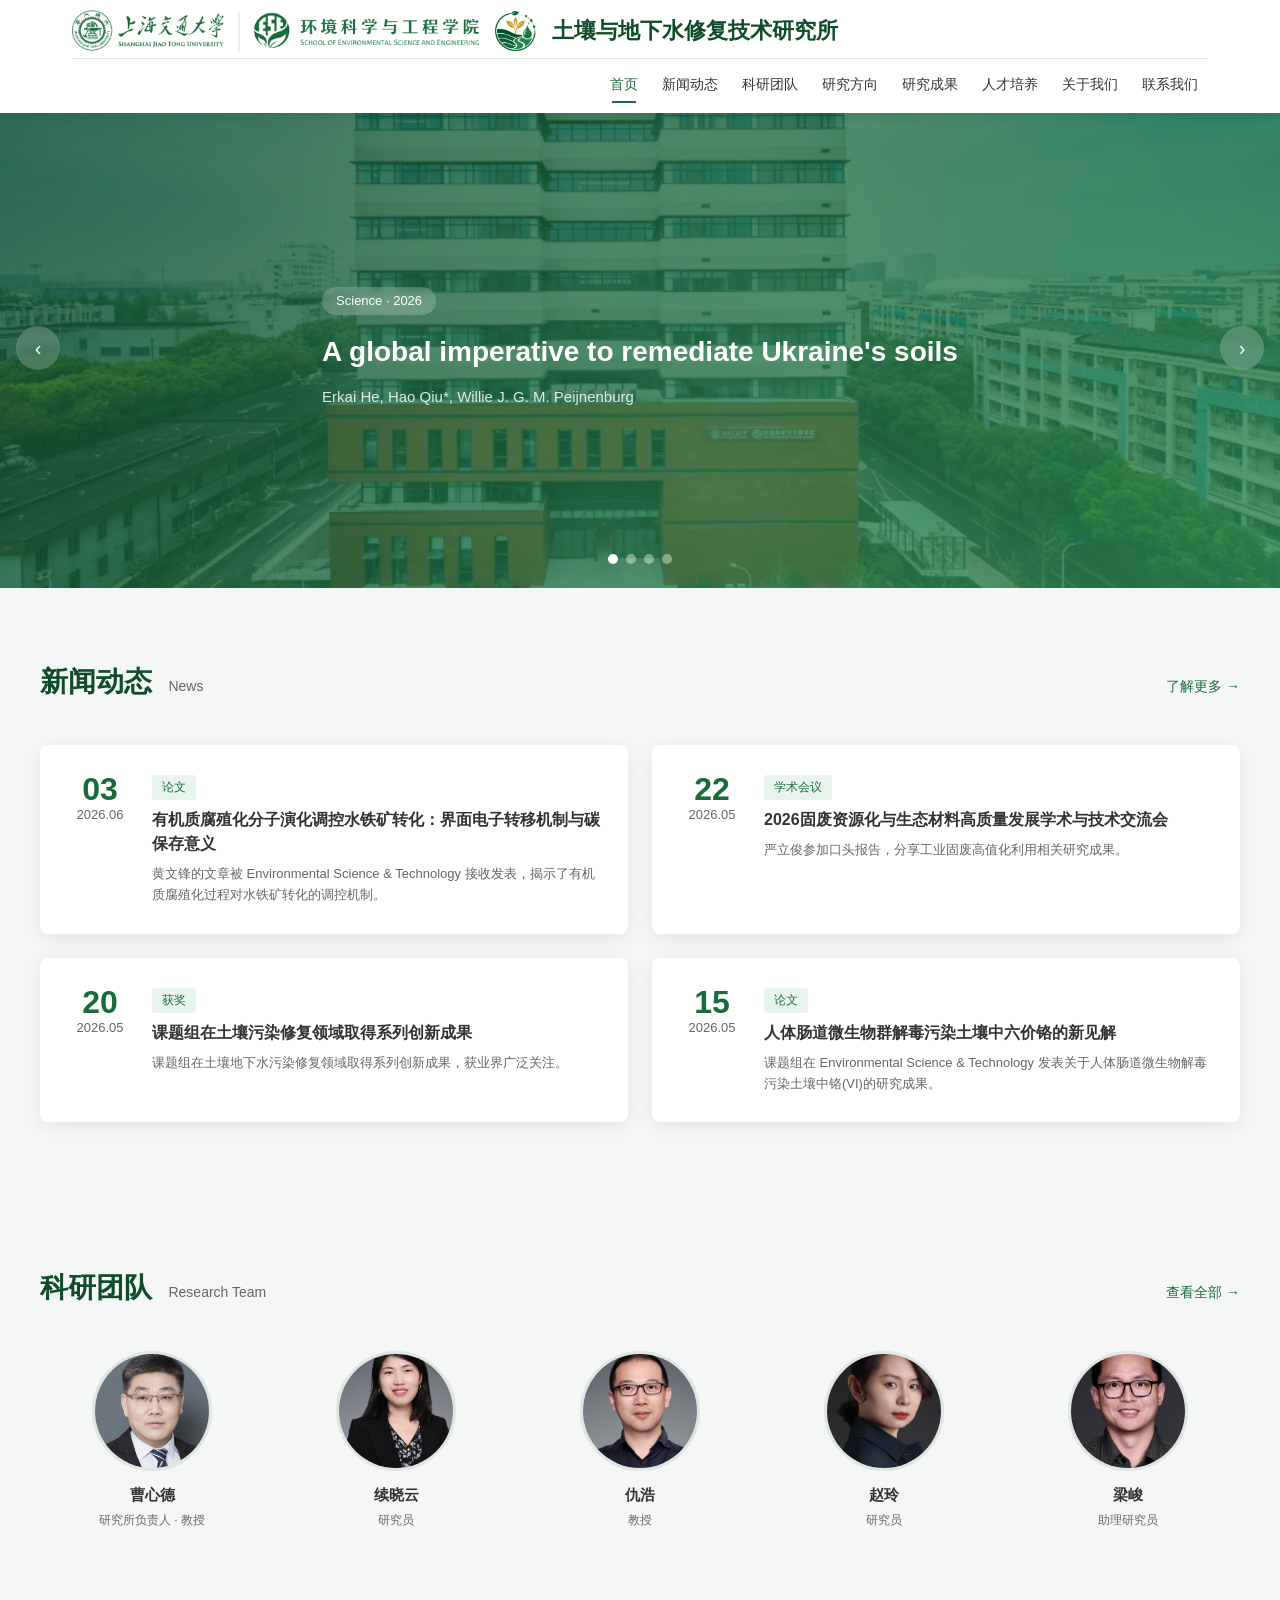
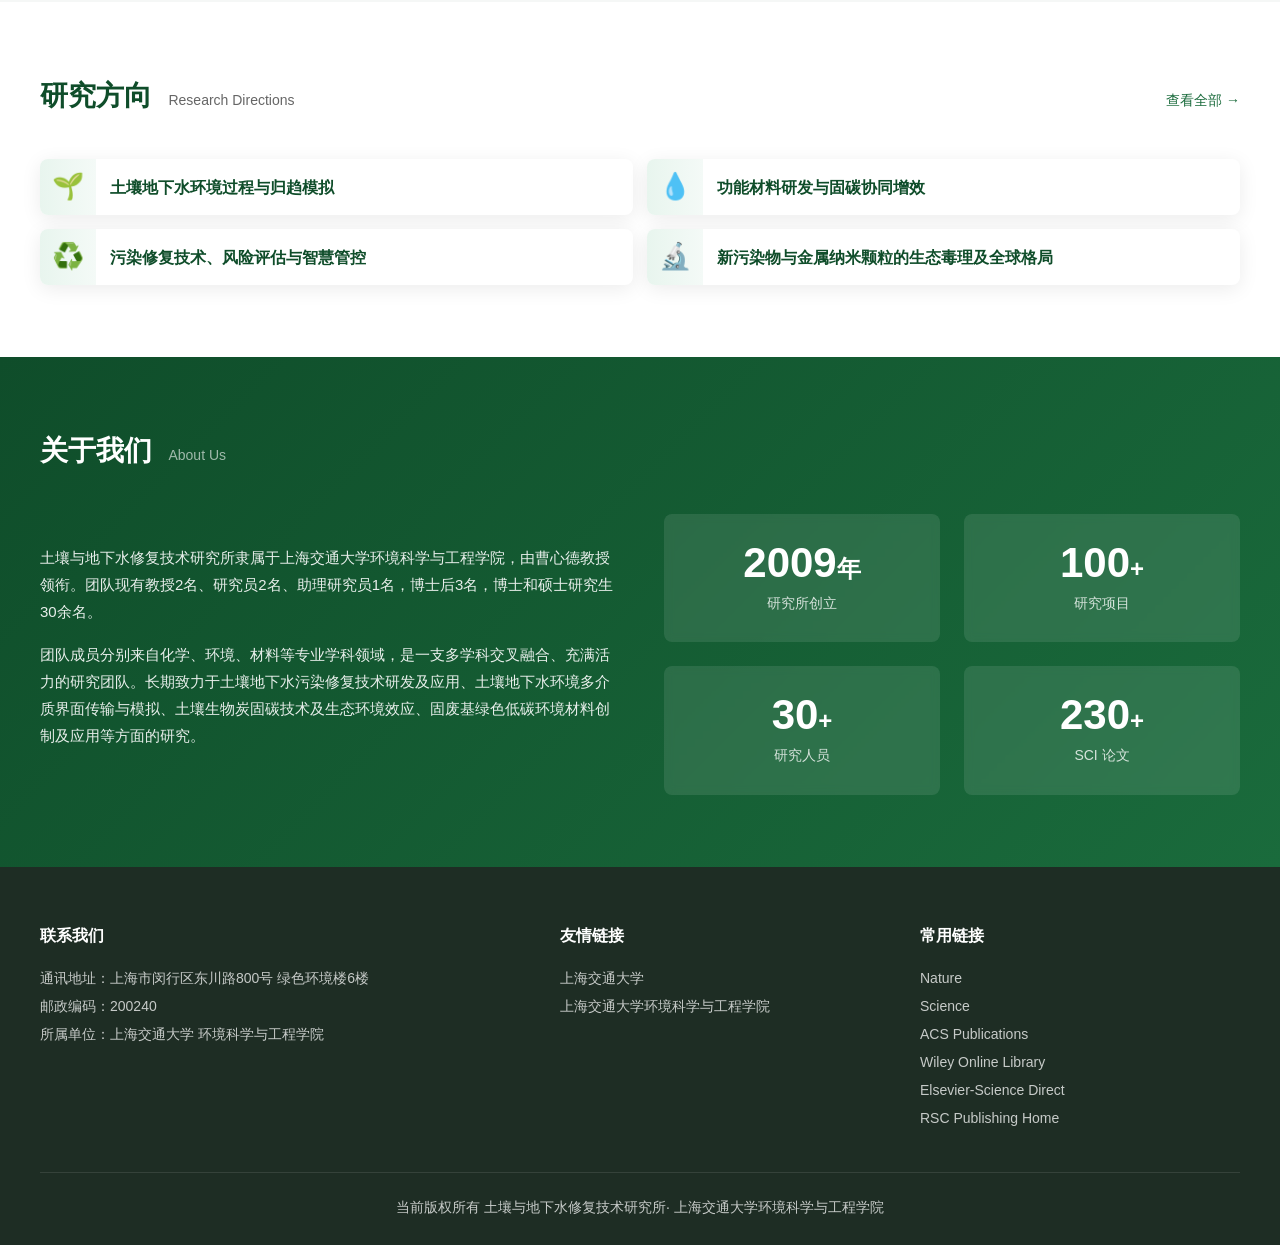
<file: index.html>
<!DOCTYPE html>
<html lang="zh-CN">
<head>
  <meta charset="UTF-8">
  <meta name="viewport" content="width=device-width, initial-scale=1.0">
  <title>首页 - 土壤与地下水修复技术研究所</title>
  <meta name="description" content="上海交通大学环境科学与工程学院 土壤与地下水修复技术研究所">
  <link rel="stylesheet" href="css/style.css">
</head>
<body>

  <!-- 顶部导航 -->
  <header class="header">
    <div class="header-inner">
      <div class="header-top">
        <a href="index.html" class="logo">
          <div class="logo-sese">
            <img src="images/logos/sese-logo-green.png" alt="上海交通大学 环境科学与工程学院">
          </div>
          <div class="logo-institute">
            <img src="images/logos/institute-logo.png" alt="">
          </div>
          <div class="logo-text">
            <h1>土壤与地下水修复技术研究所</h1>
          </div>
        </a>
        <button class="nav-toggle" type="button" aria-label="打开菜单" aria-expanded="false">
          <span></span><span></span><span></span>
        </button>
      </div>
      <nav class="nav-menu">
        <a href="index.html" class="active">首页</a>
        <a href="news.html">新闻动态</a>
        <a href="team.html">科研团队</a>
        <a href="directions.html">研究方向</a>
        <a href="publications.html">研究成果</a>
        <a href="teaching.html">人才培养</a>
        <a href="index.html#about">关于我们</a>
        <a href="index.html#contact">联系我们</a>
      </nav>
    </div>
  </header>

  <!-- 精选论文轮播区 -->
  <section class="hero" id="publications">
    <div class="hero-slide active">
      <div class="hero-bg" style="background-image: url('images/campus/sjtu-sese-building.jpg');"></div>
      <a class="hero-link" href="https://doi.org/10.1126/science.aee8317" target="_blank" rel="noopener noreferrer">
        <div class="hero-content">
          <span class="tag">Science · 2026</span>
          <h2>A global imperative to remediate Ukraine's soils</h2>
          <p>Erkai He, Hao Qiu*, Willie J. G. M. Peijnenburg</p>
        </div>
      </a>
    </div>
    <div class="hero-slide">
      <div class="hero-bg" style="background-image: url('images/campus/sjtu-sese-building.jpg');"></div>
      <a class="hero-link" href="https://doi.org/10.1038/s41467-025-56138-9" target="_blank" rel="noopener noreferrer">
        <div class="hero-content">
          <span class="tag">Nature Communications · 2025</span>
          <h2>Cola beverage reduces risk of lead poisoning from accidental ingestion of contaminated soil particles in rat and swine models</h2>
          <p>Xiaoyun Xu, Quan Qian, Yao Shi, Wenfeng Huang, Chengpeng Yuan, Lena Q. Ma, Willie G. Harris, Jiayin Dai*, Deyi Hou, Xinde Cao*</p>
        </div>
      </a>
    </div>
    <div class="hero-slide">
      <div class="hero-bg" style="background-image: url('images/campus/sjtu-sese-building.jpg');"></div>
      <a class="hero-link" href="https://doi.org/10.1021/acs.est.5c14466" target="_blank" rel="noopener noreferrer">
        <div class="hero-content">
          <span class="tag">Environmental Science & Technology · 2026</span>
          <h2>New insights into the detoxification of chromium (VI) from contaminated soils by human intestinal microbiota</h2>
          <p>Quan Qian, Xiangyang Gui, Wenfeng Huang, Xiaoyun Xu, Xinde Cao</p>
        </div>
      </a>
    </div>
    <div class="hero-slide">
      <div class="hero-bg" style="background-image: url('images/campus/sjtu-sese-building.jpg');"></div>
      <a class="hero-link" href="https://doi.org/10.1021/acs.est.5c16038" target="_blank" rel="noopener noreferrer">
        <div class="hero-content">
          <span class="tag">Environmental Science & Technology · 2026</span>
          <h2>Gradual dissolved oxygen variations enhance 2,4-dichlorophenol attenuation by promoting hydroxyl radical generation: Experimental demonstration and kinetic-thermodynamic perspective</h2>
          <p>Jingyi Zhang, Wenfeng Huang, Jun Liang, Chengpeng Yuan, Xiaoyun Xu*, Ling Zhao, Hao Qiu, Xinde Cao*</p>
        </div>
      </a>
    </div>
    <div class="hero-arrows">
      <button onclick="changeSlide(-1)" aria-label="上一篇">‹</button>
      <button onclick="changeSlide(1)" aria-label="下一篇">›</button>
    </div>
    <div class="hero-dots">
      <span class="active" onclick="goSlide(0)"></span>
      <span onclick="goSlide(1)"></span>
      <span onclick="goSlide(2)"></span>
      <span onclick="goSlide(3)"></span>
    </div>
  </section>

  <!-- 新闻动态 -->
  <section class="section news-section" id="news">
    <div class="section-inner">
      <div class="section-header">
        <div>
          <span class="section-title">新闻动态</span>
          <span class="section-title-en">News</span>
        </div>
        <a href="news.html" class="section-more">了解更多 →</a>
      </div>
      <div class="news-grid" id="homeNewsGrid"></div>
    </div>
  </section>

  <!-- 科研团队预览 -->
  <section class="section" id="team" style="background: var(--bg);">
    <div class="section-inner">
      <div class="section-header">
        <div>
          <span class="section-title">科研团队</span>
          <span class="section-title-en">Research Team</span>
        </div>
        <a href="team.html" class="section-more">查看全部 →</a>
      </div>
      <div class="team-preview">
        <a href="person.html?id=caoxinde" class="team-card">
          <img src="images/team/caoxinde.jpeg" alt="曹心德" class="team-avatar">
          <h4>曹心德</h4>
          <p>研究所负责人 · 教授</p>
        </a>
        <a href="person.html?id=xuxiaoyun" class="team-card">
          <img src="images/team/xuxiaoyun.png" alt="续晓云" class="team-avatar">
          <h4>续晓云</h4>
          <p>研究员</p>
        </a>
        <a href="person.html?id=qiuhao" class="team-card">
          <img src="images/team/qiuhao.png" alt="仇浩" class="team-avatar">
          <h4>仇浩</h4>
          <p>教授</p>
        </a>
        <a href="person.html?id=zhaoling" class="team-card">
          <img src="images/team/zhaoling.png" alt="赵玲" class="team-avatar">
          <h4>赵玲</h4>
          <p>研究员</p>
        </a>
        <a href="person.html?id=liangjun" class="team-card">
          <img src="images/team/liangjun.png" alt="梁峻" class="team-avatar">
          <h4>梁峻</h4>
          <p>助理研究员</p>
        </a>
      </div>
    </div>
  </section>

  <!-- 研究方向 -->
  <section class="section" id="directions">
    <div class="section-inner">
      <div class="section-header">
        <div>
          <span class="section-title">研究方向</span>
          <span class="section-title-en">Research Directions</span>
        </div>
        <a href="directions.html" class="section-more">查看全部 →</a>
      </div>
      <div class="directions-grid" id="homeDirectionsGrid"></div>
    </div>
  </section>

  <!-- 关于我们 -->
  <section class="section about-section" id="about">
    <div class="section-inner">
      <div class="section-header">
        <div>
          <span class="section-title">关于我们</span>
          <span class="section-title-en">About Us</span>
        </div>
      </div>
      <div class="about-content">
        <div class="about-text">
          <p>土壤与地下水修复技术研究所隶属于上海交通大学环境科学与工程学院，由曹心德教授领衔。团队现有教授2名、研究员2名、助理研究员1名，博士后3名，博士和硕士研究生30余名。</p>
          <p>团队成员分别来自化学、环境、材料等专业学科领域，是一支多学科交叉融合、充满活力的研究团队。长期致力于土壤地下水污染修复技术研发及应用、土壤地下水环境多介质界面传输与模拟、土壤生物炭固碳技术及生态环境效应、固废基绿色低碳环境材料创制及应用等方面的研究。</p>
        </div>
        <div class="about-stats">
          <div class="stat-item">
            <div class="number">2009<span>年</span></div>
            <div class="label">研究所创立</div>
          </div>
          <div class="stat-item">
            <div class="number">100<span>+</span></div>
            <div class="label">研究项目</div>
          </div>
          <div class="stat-item">
            <div class="number">30<span>+</span></div>
            <div class="label">研究人员</div>
          </div>
          <div class="stat-item">
            <div class="number">230<span>+</span></div>
            <div class="label">SCI 论文</div>
          </div>
        </div>
      </div>
    </div>
  </section>

  <!-- 页脚 -->
  <footer class="footer" id="contact">
    <div class="footer-inner">
      <div class="footer-grid">
        <div>
          <h4>联系我们</h4>
          <p>通讯地址：上海市闵行区东川路800号 绿色环境楼6楼</p>
          <p>邮政编码：200240</p>
          <p>所属单位：上海交通大学 环境科学与工程学院</p>
        </div>
        <div class="footer-links">
          <h4>友情链接</h4>
          <ul>
            <li><a href="https://www.sjtu.edu.cn" target="_blank" rel="noopener">上海交通大学</a></li>
            <li><a href="https://sese.sjtu.edu.cn" target="_blank" rel="noopener">上海交通大学环境科学与工程学院</a></li>
          </ul>
        </div>
        <div class="footer-links">
          <h4>常用链接</h4>
          <ul>
            <li><a href="https://www.nature.com" target="_blank" rel="noopener">Nature</a></li>
            <li><a href="https://www.science.org" target="_blank" rel="noopener">Science</a></li>
            <li><a href="https://pubs.acs.org" target="_blank" rel="noopener">ACS Publications</a></li>
            <li><a href="https://onlinelibrary.wiley.com" target="_blank" rel="noopener">Wiley Online Library</a></li>
            <li><a href="https://www.sciencedirect.com" target="_blank" rel="noopener">Elsevier-Science Direct</a></li>
            <li><a href="https://pubs.rsc.org" target="_blank" rel="noopener">RSC Publishing Home</a></li>
          </ul>
        </div>
      </div>
      <div class="footer-bottom">
        <p>当前版权所有 土壤与地下水修复技术研究所· 上海交通大学环境科学与工程学院</p>
      </div>
    </div>
  </footer>

  <script src="js/mobile-nav.js"></script>
  <script src="js/news-data.js"></script>
  <script src="js/directions-data.js"></script>
  <script>
    (function renderHomeDirections() {
      renderDirectionGroups(document.getElementById('homeDirectionsGrid'), { compact: true });
    })();

    (function renderHomeNews() {
      const grid = document.getElementById('homeNewsGrid');
      if (!grid) return;
      const latest = getNewsSorted().slice(0, 4);
      grid.innerHTML = latest.map(news => {
        const { day, month } = formatNewsDate(news);
        const tagClass = getCategoryClass(news.category);
        return `
          <a href="news-detail.html?id=${news.id}" class="news-card">
            <div class="news-date">
              <div class="day">${day}</div>
              <div class="month">${month}</div>
            </div>
            <div class="news-body">
              <span class="tag ${tagClass}">${news.category}</span>
              <h3>${news.titleZh || news.title}</h3>
              <p>${news.summary}</p>
            </div>
          </a>`;
      }).join('');
    })();

    let currentSlide = 0;
    const slides = document.querySelectorAll('.hero-slide');
    const dots = document.querySelectorAll('.hero-dots span');
    const total = slides.length;

    function goSlide(n) {
      slides[currentSlide].classList.remove('active');
      dots[currentSlide].classList.remove('active');
      currentSlide = (n + total) % total;
      slides[currentSlide].classList.add('active');
      dots[currentSlide].classList.add('active');
    }

    function changeSlide(dir) {
      goSlide(currentSlide + dir);
    }

    setInterval(() => changeSlide(1), 6000);

    window.addEventListener('scroll', () => {
      const header = document.querySelector('.header');
      header.style.boxShadow = window.scrollY > 10
        ? '0 2px 16px rgba(0,0,0,0.1)'
        : '0 2px 12px rgba(0,0,0,0.06)';
    });
  </script>
</body>
</html>
</file>
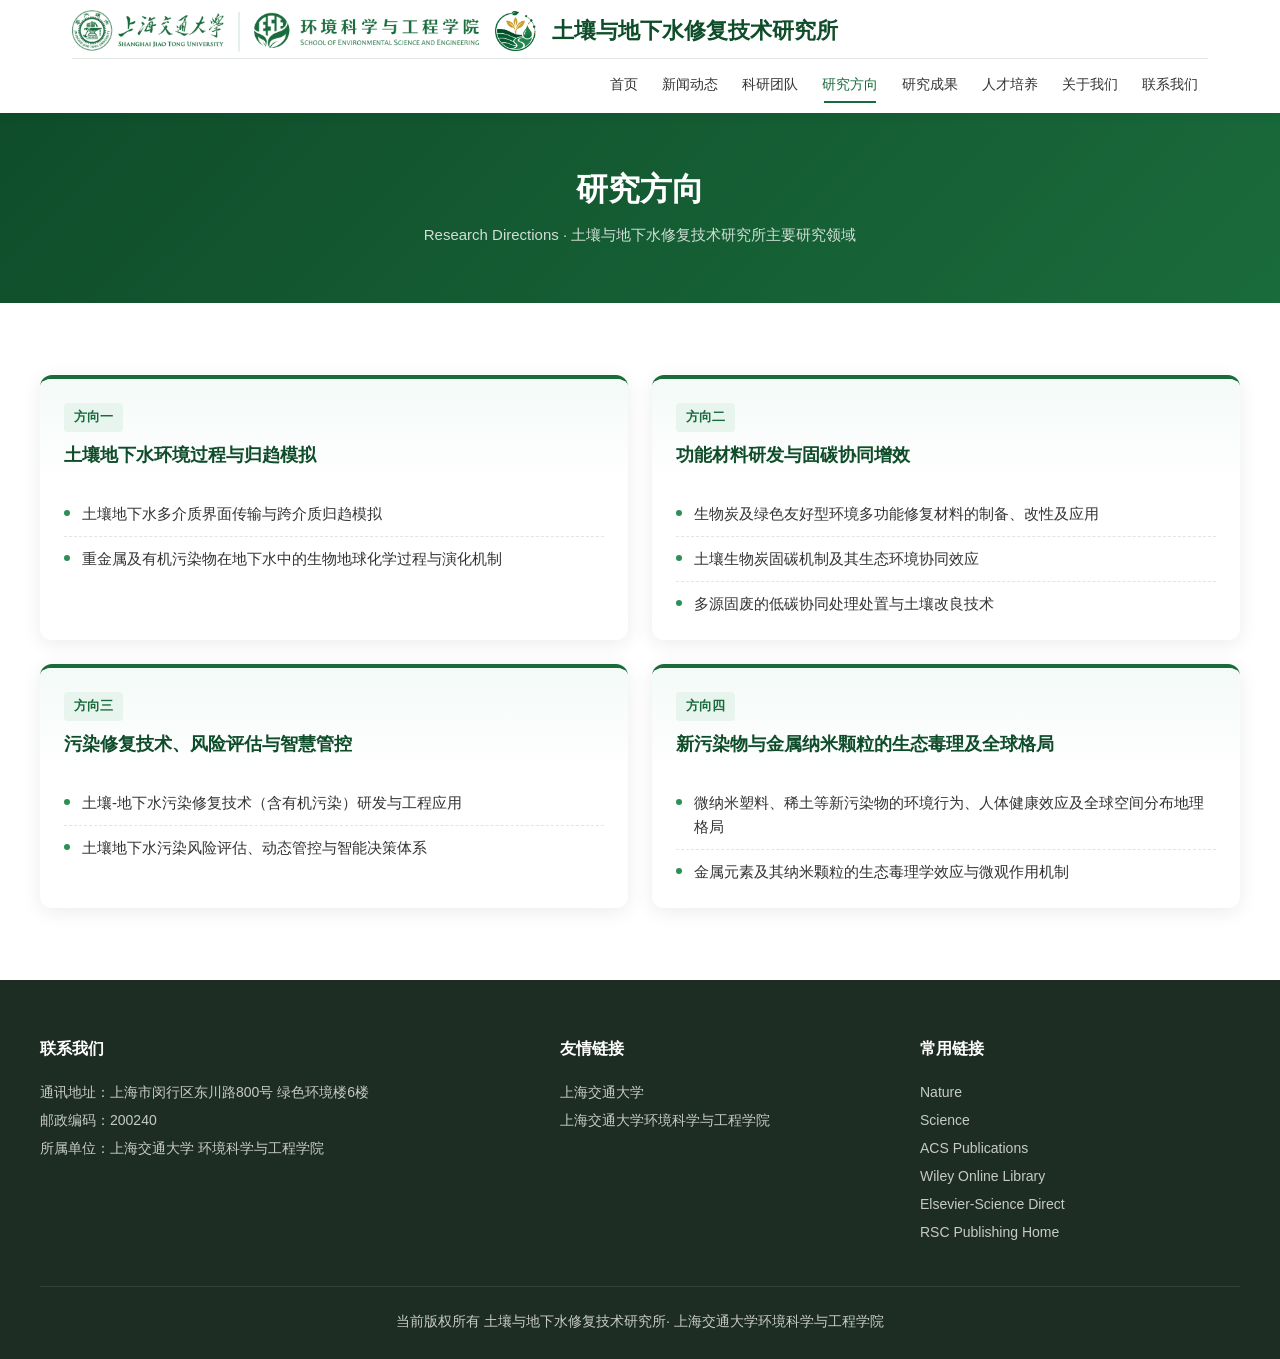
<file: directions.html>
<!DOCTYPE html>
<html lang="zh-CN">
<head>
  <meta charset="UTF-8">
  <meta name="viewport" content="width=device-width, initial-scale=1.0">
  <title>研究方向 - 土壤与地下水修复技术研究所</title>
  <link rel="stylesheet" href="css/style.css">
</head>
<body>

  <header class="header">
    <div class="header-inner">
      <div class="header-top">
        <a href="index.html" class="logo">
          <div class="logo-sese">
            <img src="images/logos/sese-logo-green.png" alt="上海交通大学 环境科学与工程学院">
          </div>
          <div class="logo-institute">
            <img src="images/logos/institute-logo.png" alt="">
          </div>
          <div class="logo-text">
            <h1>土壤与地下水修复技术研究所</h1>
          </div>
        </a>
        <button class="nav-toggle" type="button" aria-label="打开菜单" aria-expanded="false">
          <span></span><span></span><span></span>
        </button>
      </div>
      <nav class="nav-menu">
        <a href="index.html">首页</a>
        <a href="news.html">新闻动态</a>
        <a href="team.html">科研团队</a>
        <a href="directions.html" class="active">研究方向</a>
        <a href="publications.html">研究成果</a>
        <a href="teaching.html">人才培养</a>
        <a href="index.html#about">关于我们</a>
        <a href="index.html#contact">联系我们</a>
      </nav>
    </div>
  </header>

  <div class="page-banner">
    <h1>研究方向</h1>
    <p>Research Directions · 土壤与地下水修复技术研究所主要研究领域</p>
  </div>

  <section class="section">
    <div class="section-inner">
      <div id="directionsGrid"></div>
    </div>
  </section>

  <footer class="footer" id="contact">
    <div class="footer-inner">
      <div class="footer-grid">
        <div>
          <h4>联系我们</h4>
          <p>通讯地址：上海市闵行区东川路800号 绿色环境楼6楼</p>
          <p>邮政编码：200240</p>
          <p>所属单位：上海交通大学 环境科学与工程学院</p>
        </div>
        <div class="footer-links">
          <h4>友情链接</h4>
          <ul>
            <li><a href="https://www.sjtu.edu.cn" target="_blank" rel="noopener">上海交通大学</a></li>
            <li><a href="https://sese.sjtu.edu.cn" target="_blank" rel="noopener">上海交通大学环境科学与工程学院</a></li>
          </ul>
        </div>
        <div class="footer-links">
          <h4>常用链接</h4>
          <ul>
            <li><a href="https://www.nature.com" target="_blank" rel="noopener">Nature</a></li>
            <li><a href="https://www.science.org" target="_blank" rel="noopener">Science</a></li>
            <li><a href="https://pubs.acs.org" target="_blank" rel="noopener">ACS Publications</a></li>
            <li><a href="https://onlinelibrary.wiley.com" target="_blank" rel="noopener">Wiley Online Library</a></li>
            <li><a href="https://www.sciencedirect.com" target="_blank" rel="noopener">Elsevier-Science Direct</a></li>
            <li><a href="https://pubs.rsc.org" target="_blank" rel="noopener">RSC Publishing Home</a></li>
          </ul>
        </div>
      </div>
      <div class="footer-bottom">
        <p>当前版权所有 土壤与地下水修复技术研究所· 上海交通大学环境科学与工程学院</p>
      </div>
    </div>
  </footer>

  <script src="js/mobile-nav.js"></script>
  <script src="js/directions-data.js"></script>
  <script>
    renderDirectionGroups(document.getElementById('directionsGrid'));
  </script>
</body>
</html>
</file>
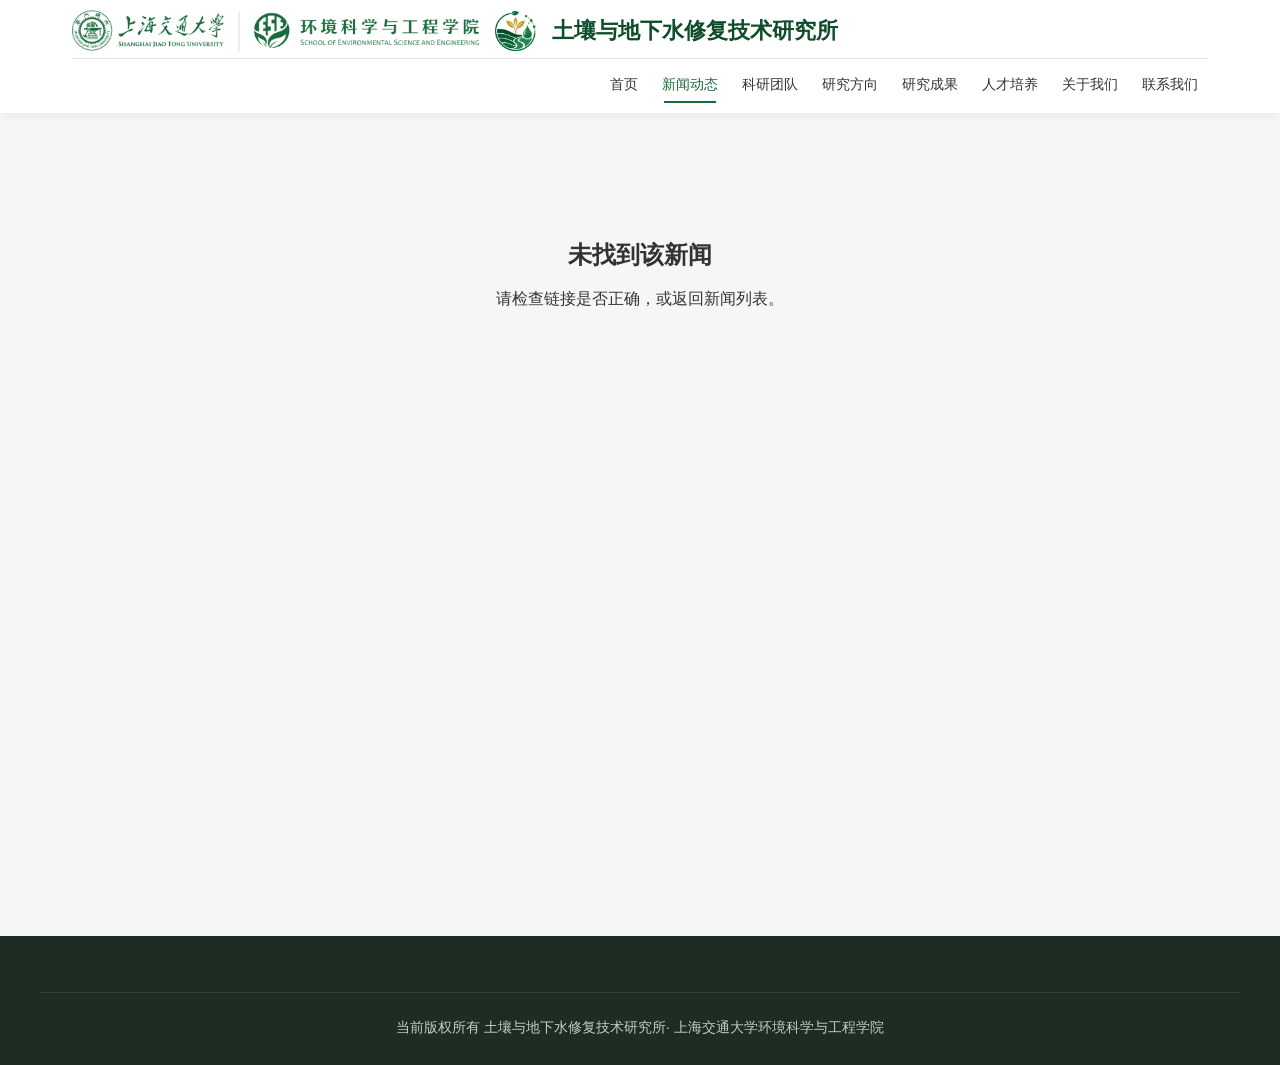
<file: news-detail.html>
<!DOCTYPE html>
<html lang="zh-CN">
<head>
  <meta charset="UTF-8">
  <meta name="viewport" content="width=device-width, initial-scale=1.0">
  <title>新闻详情 - 土壤与地下水修复技术研究所</title>
  <link rel="stylesheet" href="css/style.css">
</head>
<body>

  <header class="header">
    <div class="header-inner">
      <div class="header-top">
        <a href="index.html" class="logo">
          <div class="logo-sese">
            <img src="images/logos/sese-logo-green.png" alt="上海交通大学 环境科学与工程学院">
          </div>
          <div class="logo-institute">
            <img src="images/logos/institute-logo.png" alt="">
          </div>
          <div class="logo-text">
            <h1>土壤与地下水修复技术研究所</h1>
          </div>
        </a>
        <button class="nav-toggle" type="button" aria-label="打开菜单" aria-expanded="false">
          <span></span><span></span><span></span>
        </button>
      </div>
      <nav class="nav-menu">
        <a href="index.html">首页</a>
        <a href="news.html" class="active">新闻动态</a>
        <a href="team.html">科研团队</a>
        <a href="directions.html">研究方向</a>
        <a href="publications.html">研究成果</a>
        <a href="teaching.html">人才培养</a>
        <a href="index.html#about">关于我们</a>
        <a href="index.html#contact">联系我们</a>
      </nav>
    </div>
  </header>

  <div class="news-detail-page">
    <div class="news-detail-inner" id="newsContent"></div>
  </div>

  <footer class="footer">
    <div class="footer-inner">
      <div class="footer-bottom">
        <p>当前版权所有 土壤与地下水修复技术研究所· 上海交通大学环境科学与工程学院</p>
      </div>
    </div>
  </footer>

  <script src="js/mobile-nav.js"></script>
  <script src="js/news-data.js"></script>
  <script>
    const params = new URLSearchParams(location.search);
    const id = params.get('id');
    const container = document.getElementById('newsContent');
    const news = getNewsById(id);

    if (!news) {
      container.innerHTML = `
        <div class="news-not-found">
          <h2>未找到该新闻</h2>
          <p>请检查链接是否正确，或返回<a href="news.html">新闻列表</a>。</p>
        </div>`;
      document.title = '未找到 - 新闻动态';
    } else {
      document.title = `${news.titleZh || news.title} - 新闻动态`;
      const { day, month, full } = formatNewsDate(news);
      const tagClass = getCategoryClass(news.category);
      const dateRange = news.dateEnd
        ? `${news.date} 至 ${news.dateEnd}`
        : full;

      const metaItems = [
        news.author && news.author !== '课题组' ? `<span>作者：${news.author}</span>` : '',
        news.journal ? `<span>期刊：《${news.journal}》</span>` : '',
        `<span>日期：${dateRange}</span>`
      ].filter(Boolean).join('');

      container.innerHTML = `
        <nav class="breadcrumb">
          <a href="index.html">首页</a> /
          <a href="news.html">新闻动态</a> /
          <a href="news.html?category=${encodeURIComponent(news.category)}">${news.category}</a>
        </nav>

        <article class="news-article">
          <header class="news-article-header">
            <span class="news-tag ${tagClass}">${news.category}</span>
            <h1>${news.titleZh || news.title}</h1>
            ${news.titleZh ? `<p class="news-title-en">${news.title}</p>` : ''}
            <div class="news-article-meta">${metaItems}</div>
            <div class="news-article-date">
              <span class="day">${day}</span>
              <span class="month">${month}</span>
            </div>
          </header>

          <div class="news-article-body">
            <p class="news-lead">${news.summary}</p>
            <div class="news-content">${news.content.split('\n').map(p => `<p>${p}</p>`).join('')}</div>
          </div>
        </article>

        <div class="news-nav-links">
          <a href="news.html" class="back-link">← 返回新闻列表</a>
        </div>
      `;
    }
  </script>
</body>
</html>
</file>
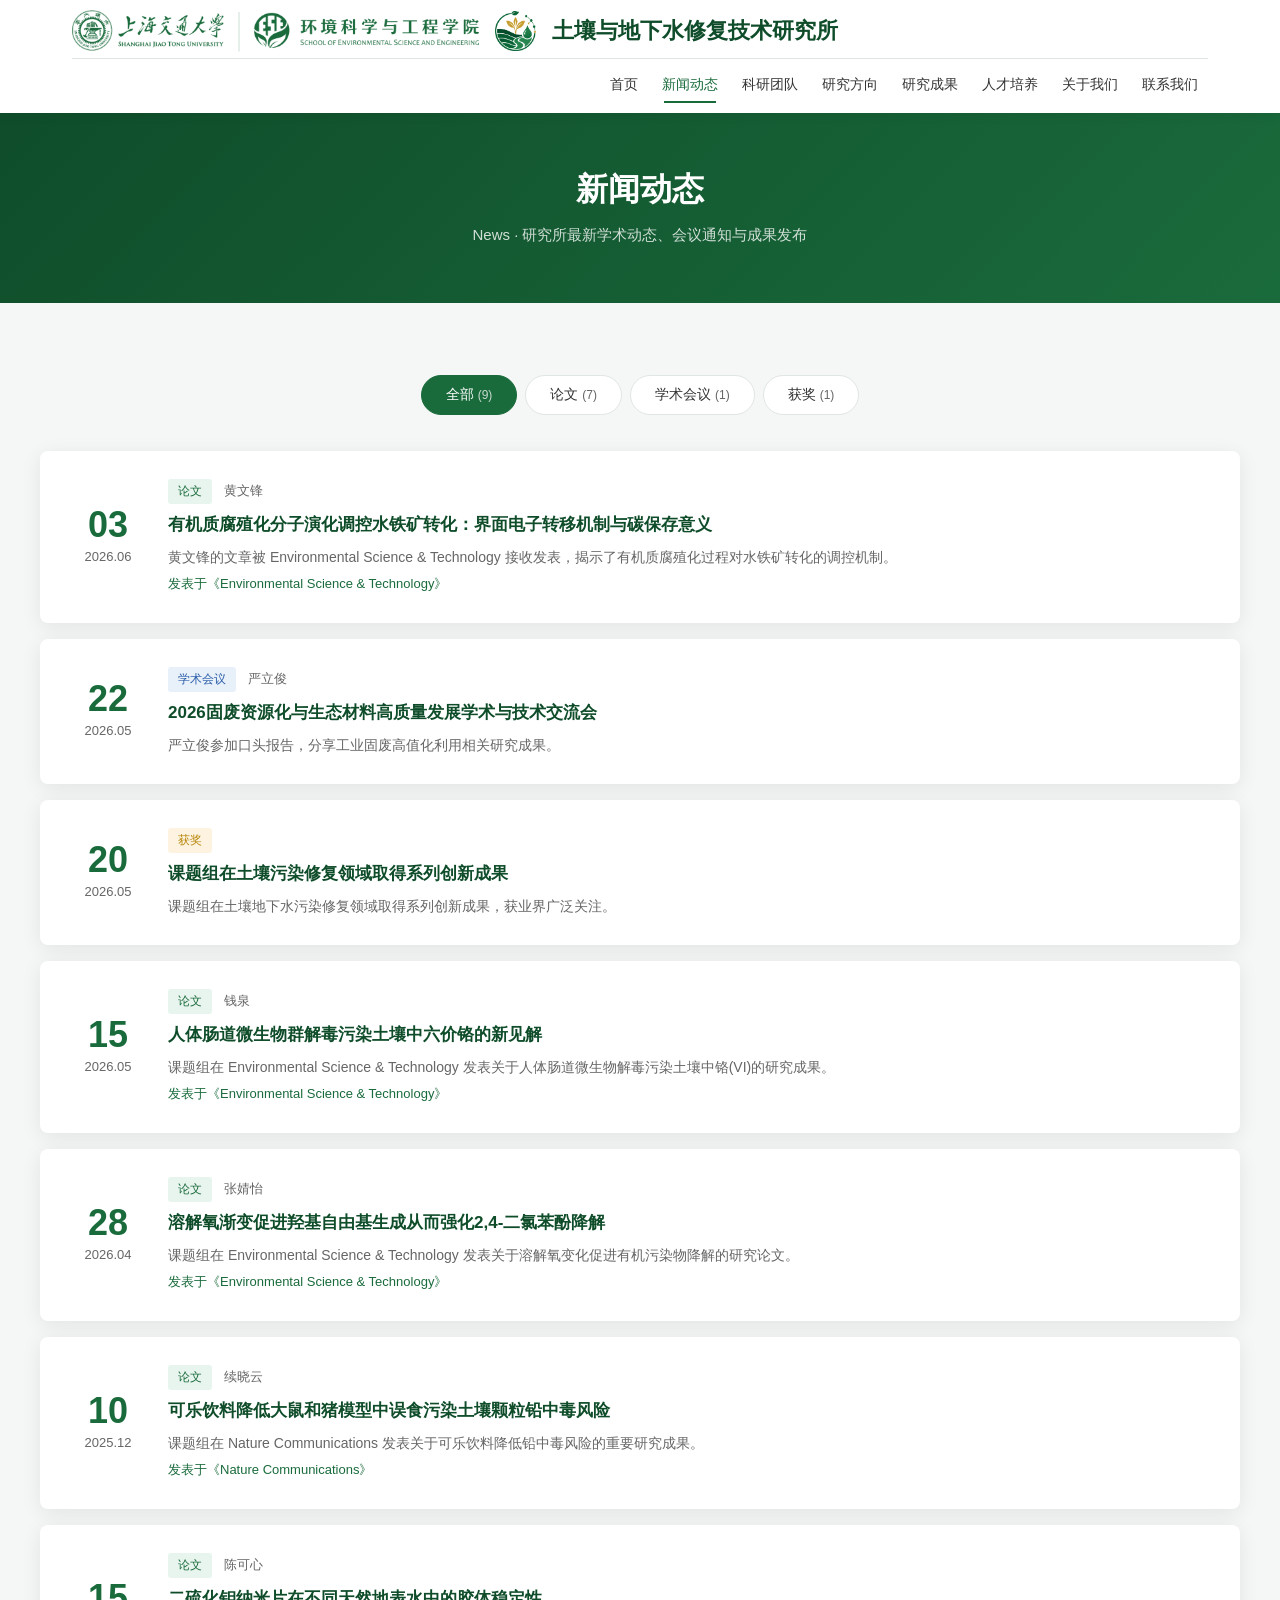
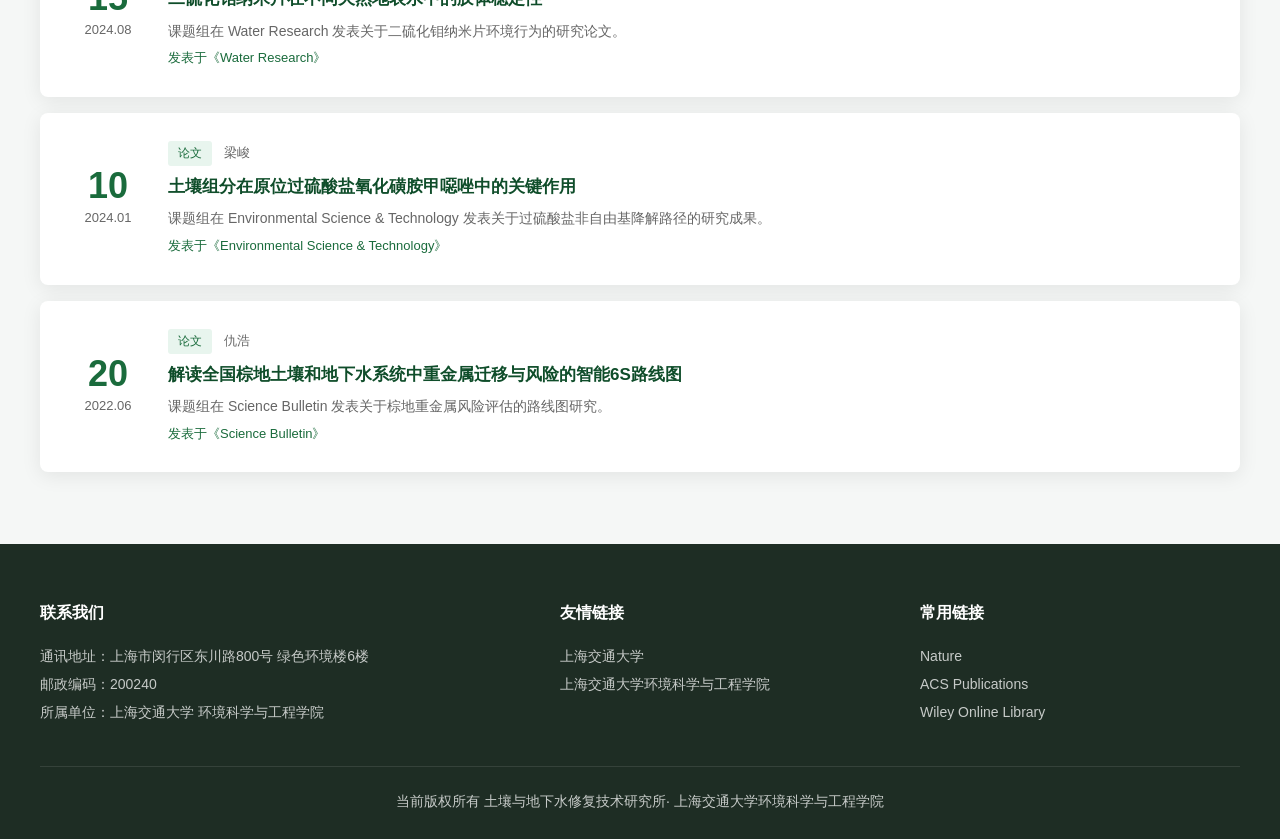
<file: news.html>
<!DOCTYPE html>
<html lang="zh-CN">
<head>
  <meta charset="UTF-8">
  <meta name="viewport" content="width=device-width, initial-scale=1.0">
  <title>新闻动态 - 土壤与地下水修复技术研究所</title>
  <link rel="stylesheet" href="css/style.css">
</head>
<body>

  <header class="header">
    <div class="header-inner">
      <div class="header-top">
        <a href="index.html" class="logo">
          <div class="logo-sese">
            <img src="images/logos/sese-logo-green.png" alt="上海交通大学 环境科学与工程学院">
          </div>
          <div class="logo-institute">
            <img src="images/logos/institute-logo.png" alt="">
          </div>
          <div class="logo-text">
            <h1>土壤与地下水修复技术研究所</h1>
          </div>
        </a>
        <button class="nav-toggle" type="button" aria-label="打开菜单" aria-expanded="false">
          <span></span><span></span><span></span>
        </button>
      </div>
      <nav class="nav-menu">
        <a href="index.html">首页</a>
        <a href="news.html" class="active">新闻动态</a>
        <a href="team.html">科研团队</a>
        <a href="directions.html">研究方向</a>
        <a href="publications.html">研究成果</a>
        <a href="teaching.html">人才培养</a>
        <a href="index.html#about">关于我们</a>
        <a href="index.html#contact">联系我们</a>
      </nav>
    </div>
  </header>

  <div class="page-banner">
    <h1>新闻动态</h1>
    <p>News · 研究所最新学术动态、会议通知与成果发布</p>
  </div>

  <section class="section news-page-section">
    <div class="section-inner">
      <div class="news-filter-tabs" id="newsFilters">
        <button class="news-filter-tab active" data-category="all">全部<span class="count" id="count-all"></span></button>
        <button class="news-filter-tab" data-category="论文">论文<span class="count" id="count-paper"></span></button>
        <button class="news-filter-tab" data-category="学术会议">学术会议<span class="count" id="count-conference"></span></button>
        <button class="news-filter-tab" data-category="获奖">获奖<span class="count" id="count-award"></span></button>
      </div>

      <div class="news-list" id="newsList"></div>
    </div>
  </section>

  <footer class="footer" id="contact">
    <div class="footer-inner">
      <div class="footer-grid">
        <div>
          <h4>联系我们</h4>
          <p>通讯地址：上海市闵行区东川路800号 绿色环境楼6楼</p>
          <p>邮政编码：200240</p>
          <p>所属单位：上海交通大学 环境科学与工程学院</p>
        </div>
        <div class="footer-links">
          <h4>友情链接</h4>
          <ul>
            <li><a href="https://www.sjtu.edu.cn" target="_blank" rel="noopener">上海交通大学</a></li>
            <li><a href="https://sese.sjtu.edu.cn" target="_blank" rel="noopener">上海交通大学环境科学与工程学院</a></li>
          </ul>
        </div>
        <div class="footer-links">
          <h4>常用链接</h4>
          <ul>
            <li><a href="https://www.nature.com" target="_blank" rel="noopener">Nature</a></li>
            <li><a href="https://pubs.acs.org" target="_blank" rel="noopener">ACS Publications</a></li>
            <li><a href="https://onlinelibrary.wiley.com" target="_blank" rel="noopener">Wiley Online Library</a></li>
          </ul>
        </div>
      </div>
      <div class="footer-bottom">
        <p>当前版权所有 土壤与地下水修复技术研究所· 上海交通大学环境科学与工程学院</p>
      </div>
    </div>
  </footer>

  <script src="js/mobile-nav.js"></script>
  <script src="js/news-data.js"></script>
  <script>
    function renderNewsItem(news) {
      const { day, month } = formatNewsDate(news);
      const tagClass = getCategoryClass(news.category);
      const journalLine = news.journal
        ? `<p class="news-journal">发表于《${news.journal}》</p>` : '';
      const authorLine = news.author && news.author !== '课题组'
        ? `<span class="news-author">${news.author}</span>` : '';

      return `
        <a href="news-detail.html?id=${news.id}" class="news-list-item">
          <div class="news-list-date">
            <div class="day">${day}</div>
            <div class="month">${month}</div>
          </div>
          <div class="news-list-body">
            <div class="news-list-meta">
              <span class="news-tag ${tagClass}">${news.category}</span>
              ${authorLine}
            </div>
            <h3>${news.titleZh || news.title}</h3>
            <p class="news-summary">${news.summary}</p>
            ${journalLine}
          </div>
          <span class="news-arrow">→</span>
        </a>`;
    }

    function renderList(category) {
      const items = getNewsByCategory(category);
      document.getElementById('newsList').innerHTML = items.map(renderNewsItem).join('');
    }

    function updateCounts() {
      document.getElementById('count-all').textContent = `(${NEWS_DATA.length})`;
      document.getElementById('count-paper').textContent =
        `(${NEWS_DATA.filter(n => n.category === '论文').length})`;
      document.getElementById('count-conference').textContent =
        `(${NEWS_DATA.filter(n => n.category === '学术会议').length})`;
      document.getElementById('count-award').textContent =
        `(${NEWS_DATA.filter(n => n.category === '获奖').length})`;
    }

    updateCounts();
    renderList('all');

    document.querySelectorAll('.news-filter-tab').forEach(tab => {
      tab.addEventListener('click', () => {
        document.querySelectorAll('.news-filter-tab').forEach(t => t.classList.remove('active'));
        tab.classList.add('active');
        renderList(tab.dataset.category);
      });
    });

    const params = new URLSearchParams(location.search);
    const cat = params.get('category');
    if (cat) {
      const tab = document.querySelector(`.news-filter-tab[data-category="${cat}"]`);
      if (tab) tab.click();
    }
  </script>
</body>
</html>
</file>
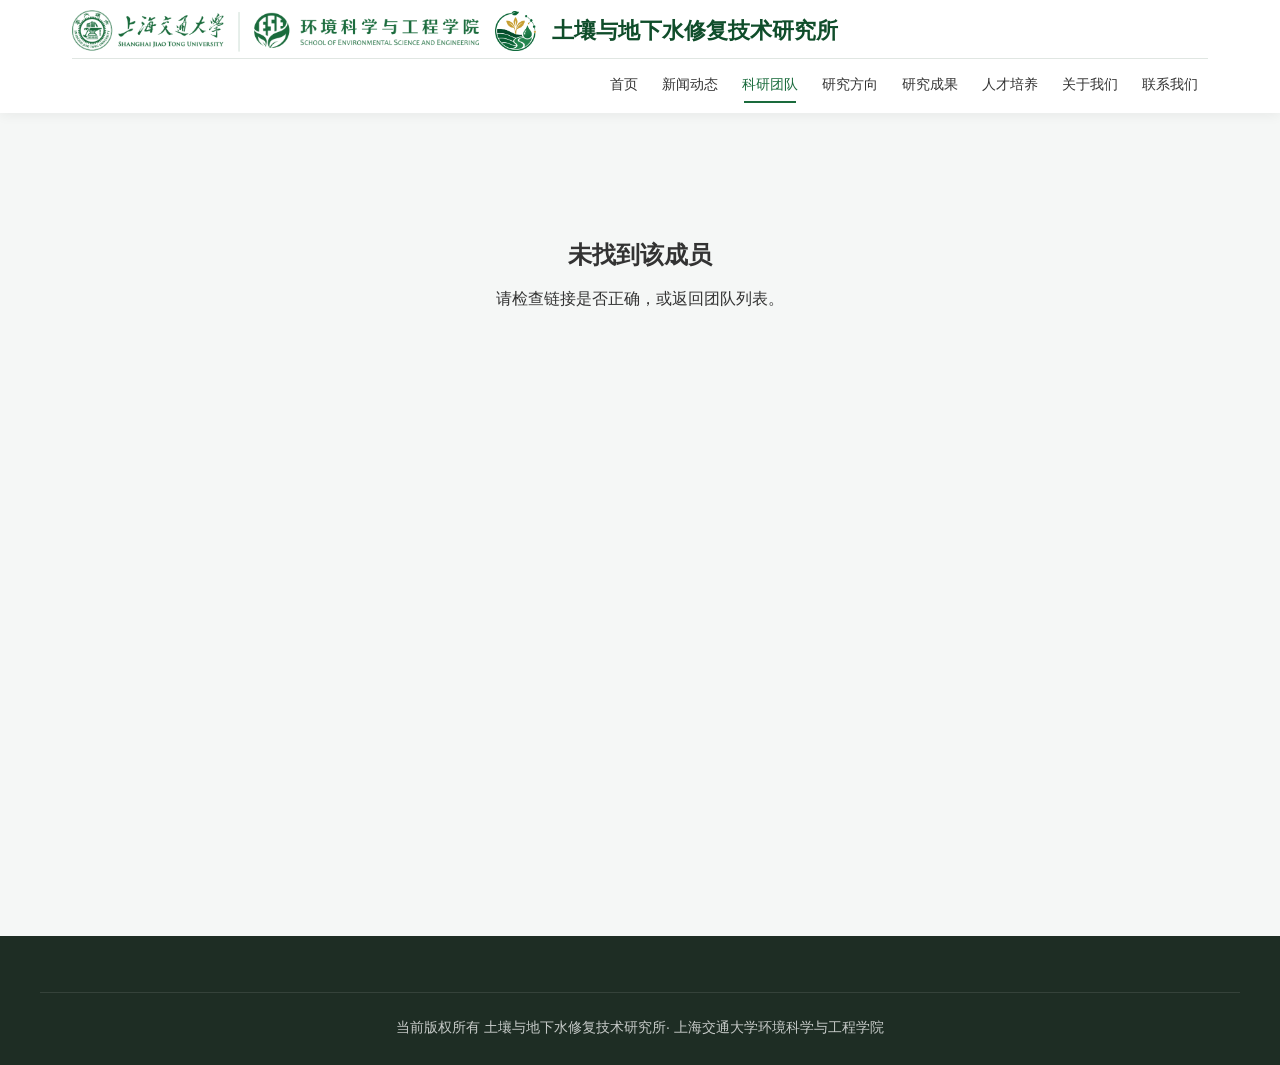
<file: person.html>
<!DOCTYPE html>
<html lang="zh-CN">
<head>
  <meta charset="UTF-8">
  <meta name="viewport" content="width=device-width, initial-scale=1.0">
  <title>成员介绍 - 土壤与地下水修复技术研究所</title>
  <link rel="stylesheet" href="css/style.css">
</head>
<body>

  <header class="header">
    <div class="header-inner">
      <div class="header-top">
        <a href="index.html" class="logo">
          <div class="logo-sese">
            <img src="images/logos/sese-logo-green.png" alt="上海交通大学 环境科学与工程学院">
          </div>
          <div class="logo-institute">
            <img src="images/logos/institute-logo.png" alt="">
          </div>
          <div class="logo-text">
            <h1>土壤与地下水修复技术研究所</h1>
          </div>
        </a>
        <button class="nav-toggle" type="button" aria-label="打开菜单" aria-expanded="false">
          <span></span><span></span><span></span>
        </button>
      </div>
      <nav class="nav-menu">
        <a href="index.html">首页</a>
        <a href="news.html">新闻动态</a>
        <a href="team.html" class="active">科研团队</a>
        <a href="directions.html">研究方向</a>
        <a href="publications.html">研究成果</a>
        <a href="teaching.html">人才培养</a>
        <a href="index.html#about">关于我们</a>
        <a href="index.html#contact">联系我们</a>
      </nav>
    </div>
  </header>

  <div class="person-page">
    <div class="person-inner" id="personContent"></div>
  </div>

  <footer class="footer">
    <div class="footer-inner">
      <div class="footer-bottom">
        <p>当前版权所有 土壤与地下水修复技术研究所· 上海交通大学环境科学与工程学院</p>
      </div>
    </div>
  </footer>

  <script src="js/mobile-nav.js"></script>
  <script src="js/team-data.js"></script>
  <script>
    const params = new URLSearchParams(location.search);
    const id = params.get('id');
    const container = document.getElementById('personContent');
    const member = getMemberById(id);

    const categoryLabels = {
      faculty: '导师',
      postdoc: '博士后',
      student: '在校硕博'
    };

    function renderList(items) {
      if (!items || items.length === 0) return '';
      return `<ul>${items.map(i => `<li>${i}</li>`).join('')}</ul>`;
    }

    function renderSection(title, content) {
      if (!content) return '';
      return `
        <div class="person-section">
          <h2>${title}</h2>
          ${content}
        </div>`;
    }

    if (!member) {
      container.innerHTML = `
        <div class="person-not-found">
          <h2>未找到该成员</h2>
          <p>请检查链接是否正确，或返回<a href="team.html">团队列表</a>。</p>
        </div>`;
      document.title = '未找到 - 土壤与地下水修复技术研究所';
    } else {
      document.title = `${member.name} - 科研团队 - 土壤与地下水修复技术研究所`;

      const avatarUrl = getAvatarUrl(member);
      const avatarHtml = avatarUrl
        ? `<img src="${avatarUrl}" alt="${member.name}" class="person-avatar">`
        : `<div class="person-avatar-placeholder">${member.name.charAt(0)}</div>`;

      const researchTags = member.research.map(r =>
        `<span>${r}</span>`
      ).join('');

      const emailHtml = member.email
        ? `<p class="email">邮箱：<a href="mailto:${member.email}">${member.email}</a></p>`
        : '';

      const tabLink = `team.html?tab=${member.category}`;

      container.innerHTML = `
        <nav class="breadcrumb">
          <a href="index.html">首页</a> /
          <a href="team.html">科研团队</a> /
          <a href="${tabLink}">${categoryLabels[member.category]}</a> /
          ${member.name}
        </nav>

        <div class="person-header">
          ${avatarHtml}
          <div class="person-info">
            <h1>${member.name}</h1>
            <p class="name-en">${member.nameEn}</p>
            <span class="title-badge">${member.role}</span>
            ${emailHtml}
            <div class="person-research-list">${researchTags}</div>
          </div>
        </div>

        ${renderSection('个人简介', `<p>${member.bio}</p>`)}
        ${renderSection('教育背景', renderList(member.education))}
        ${renderSection('教授课程', renderList(member.courses))}
        ${renderSection('主要荣誉奖项', renderList(member.honors))}
      `;
    }
  </script>
</body>
</html>
</file>
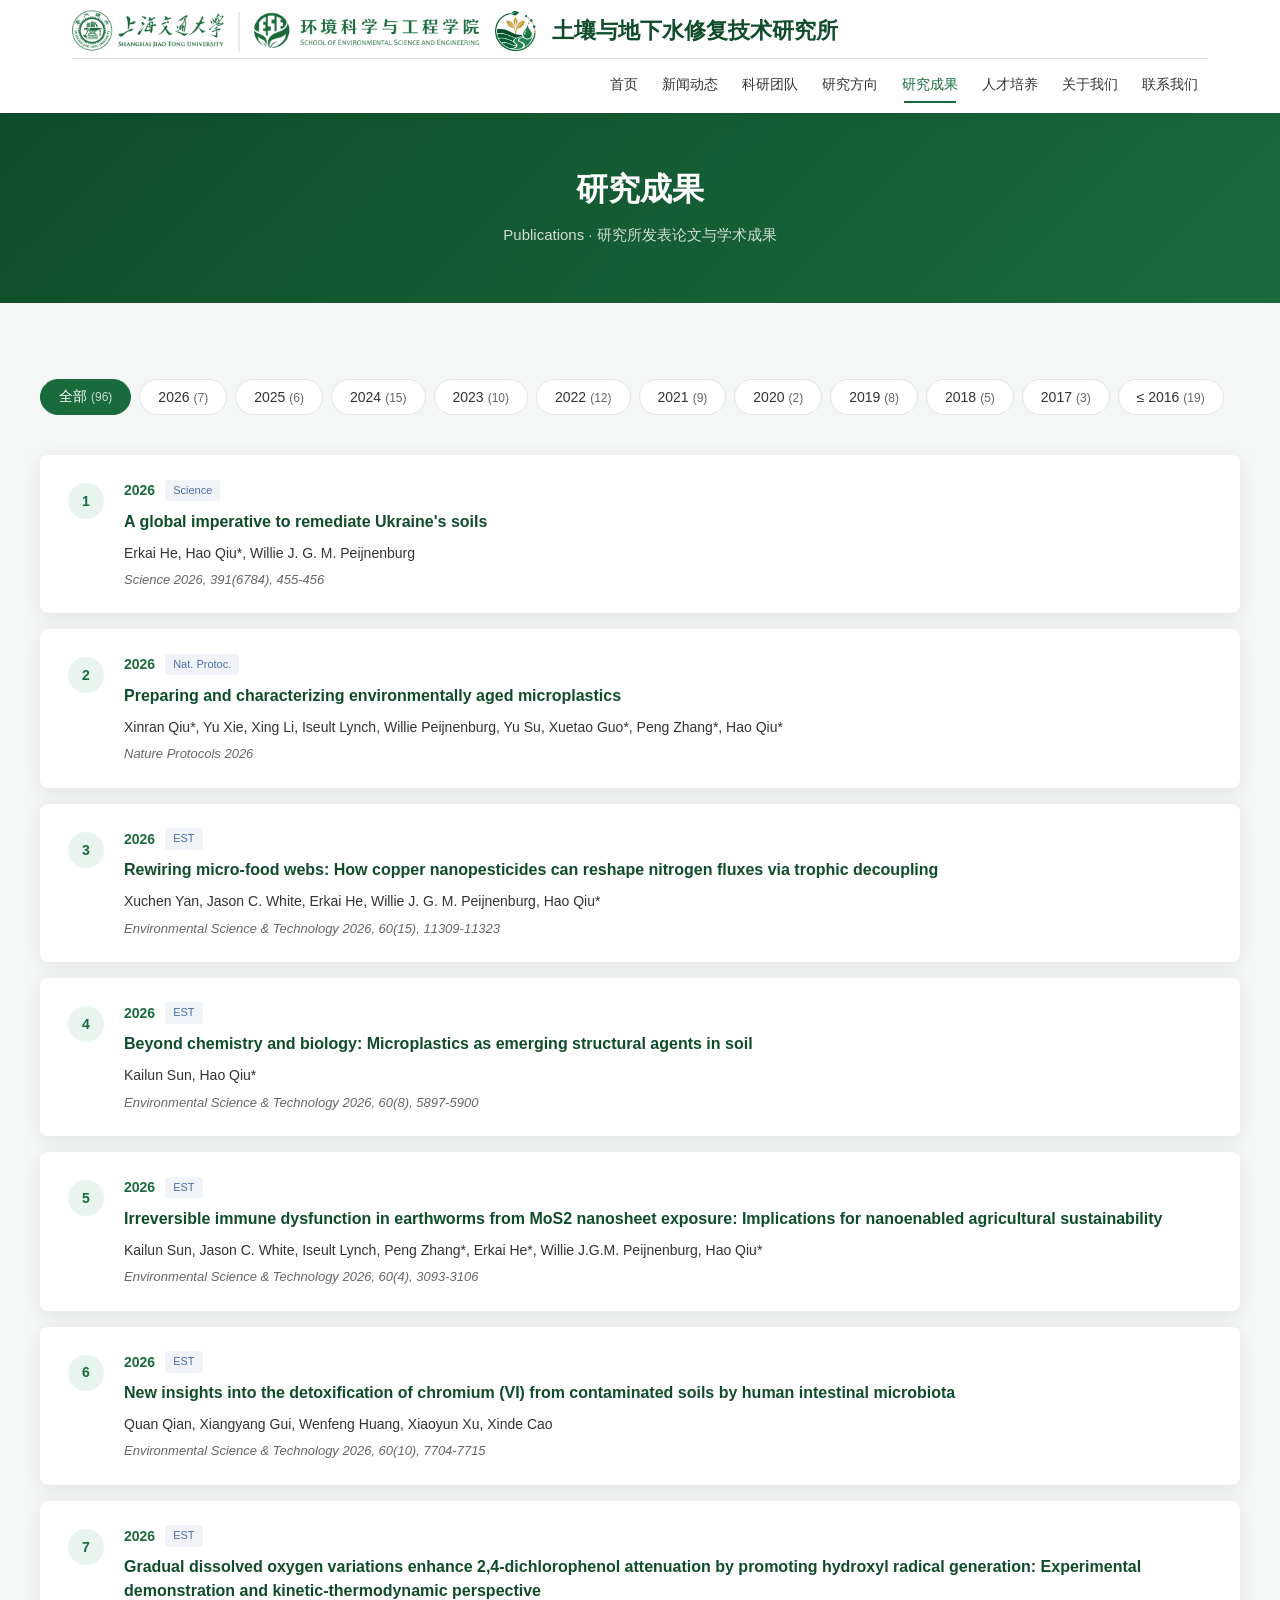
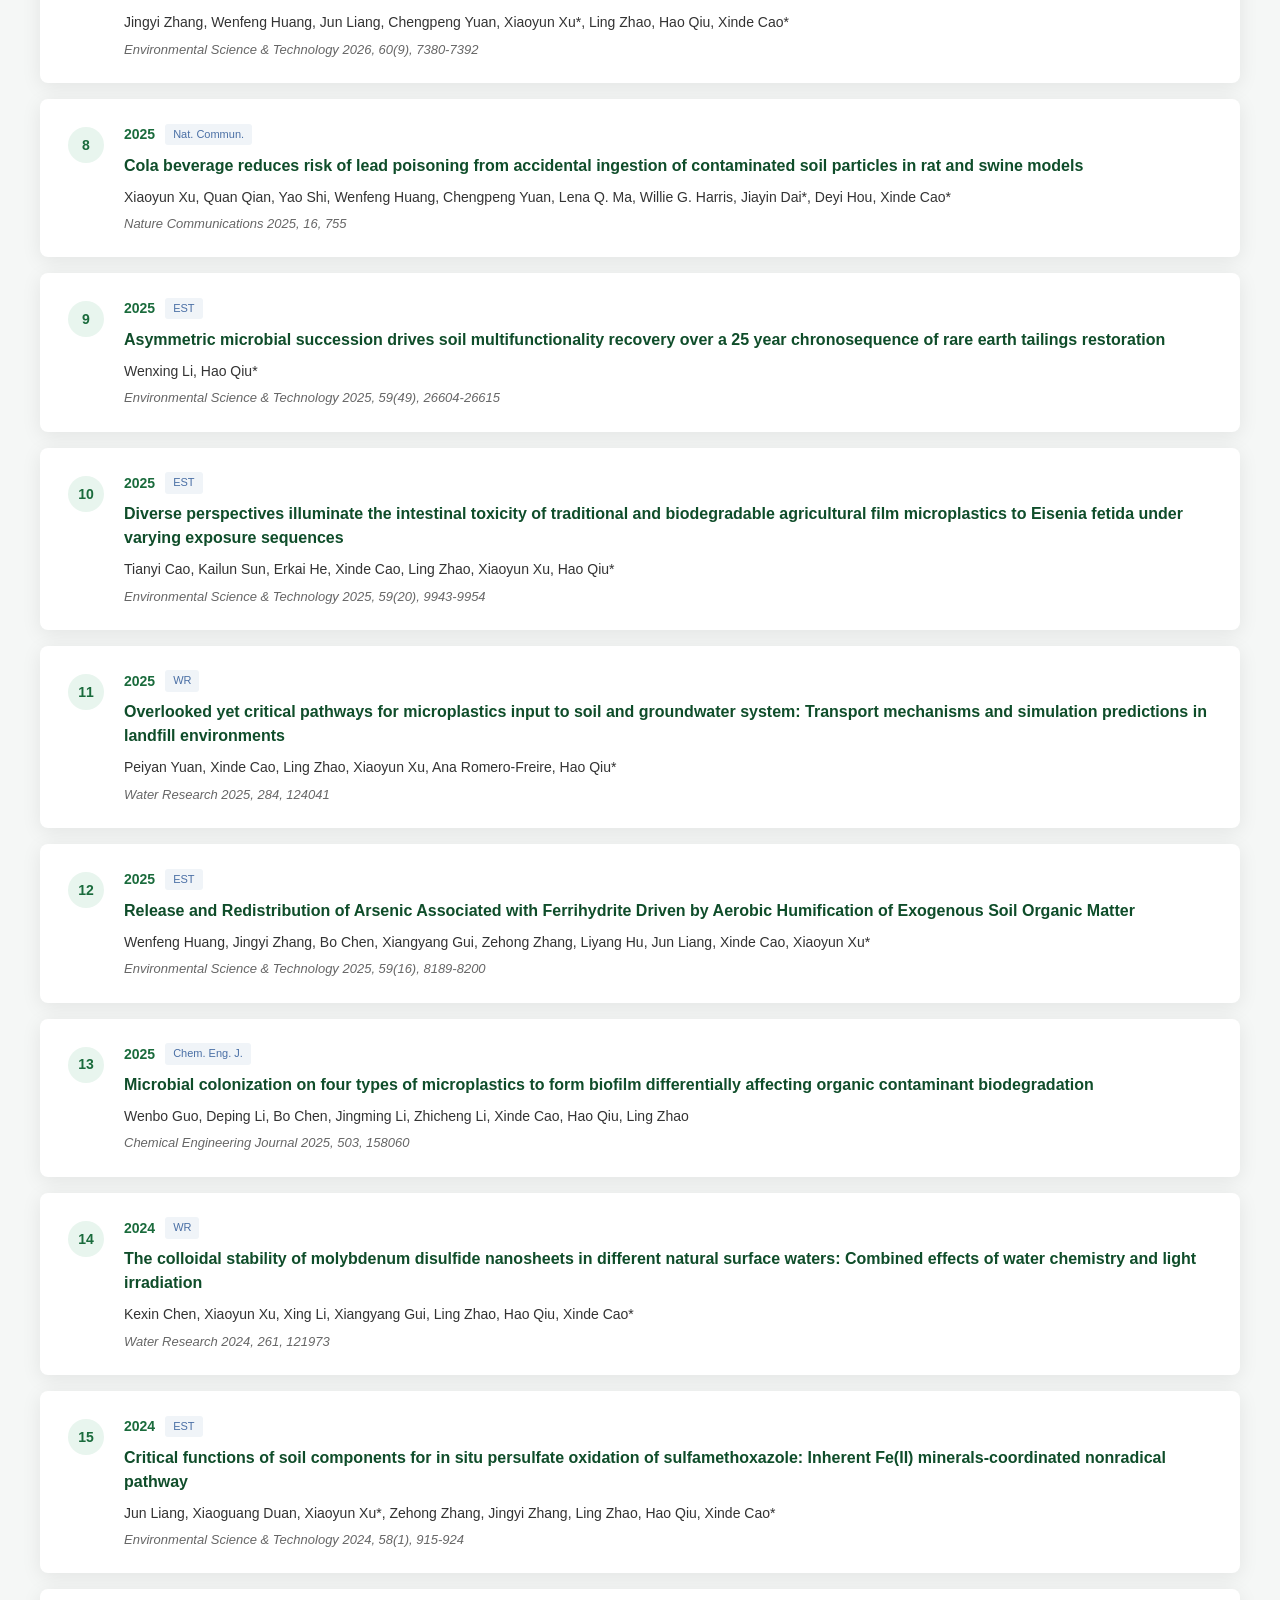
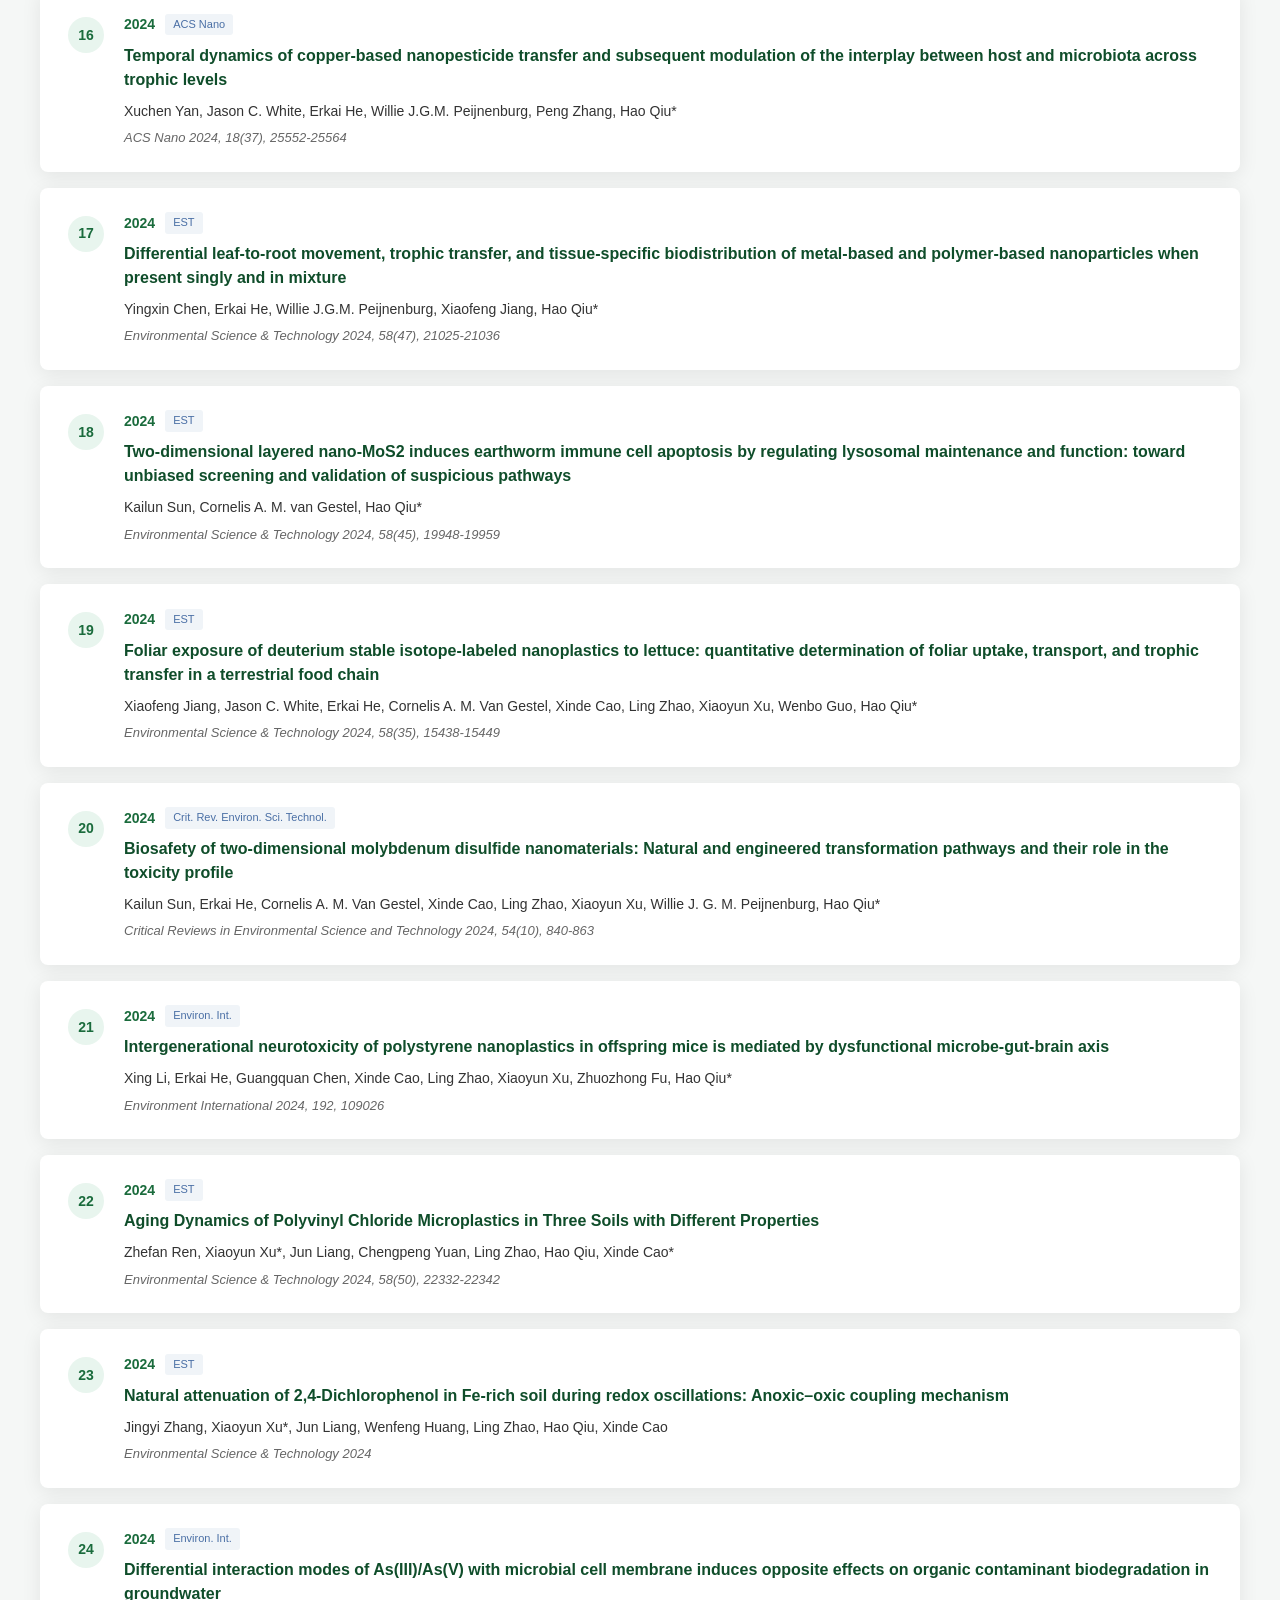
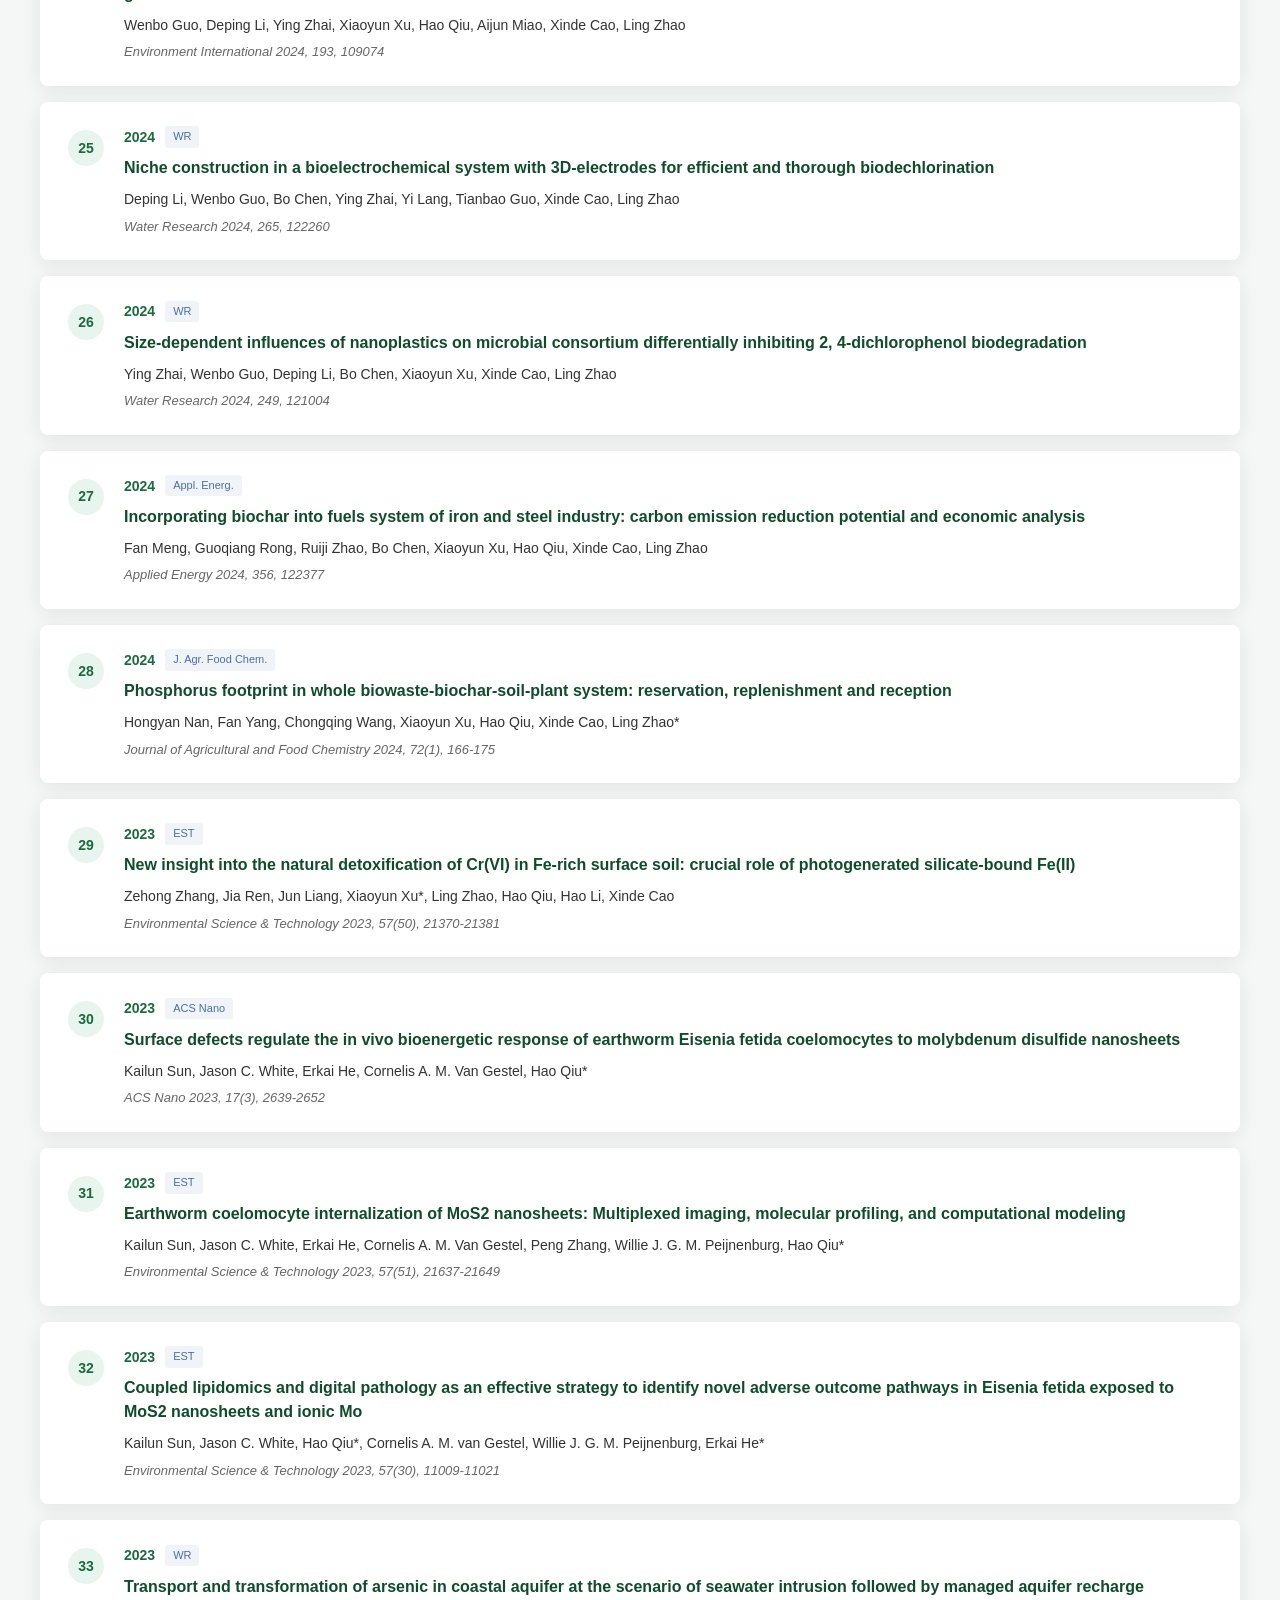
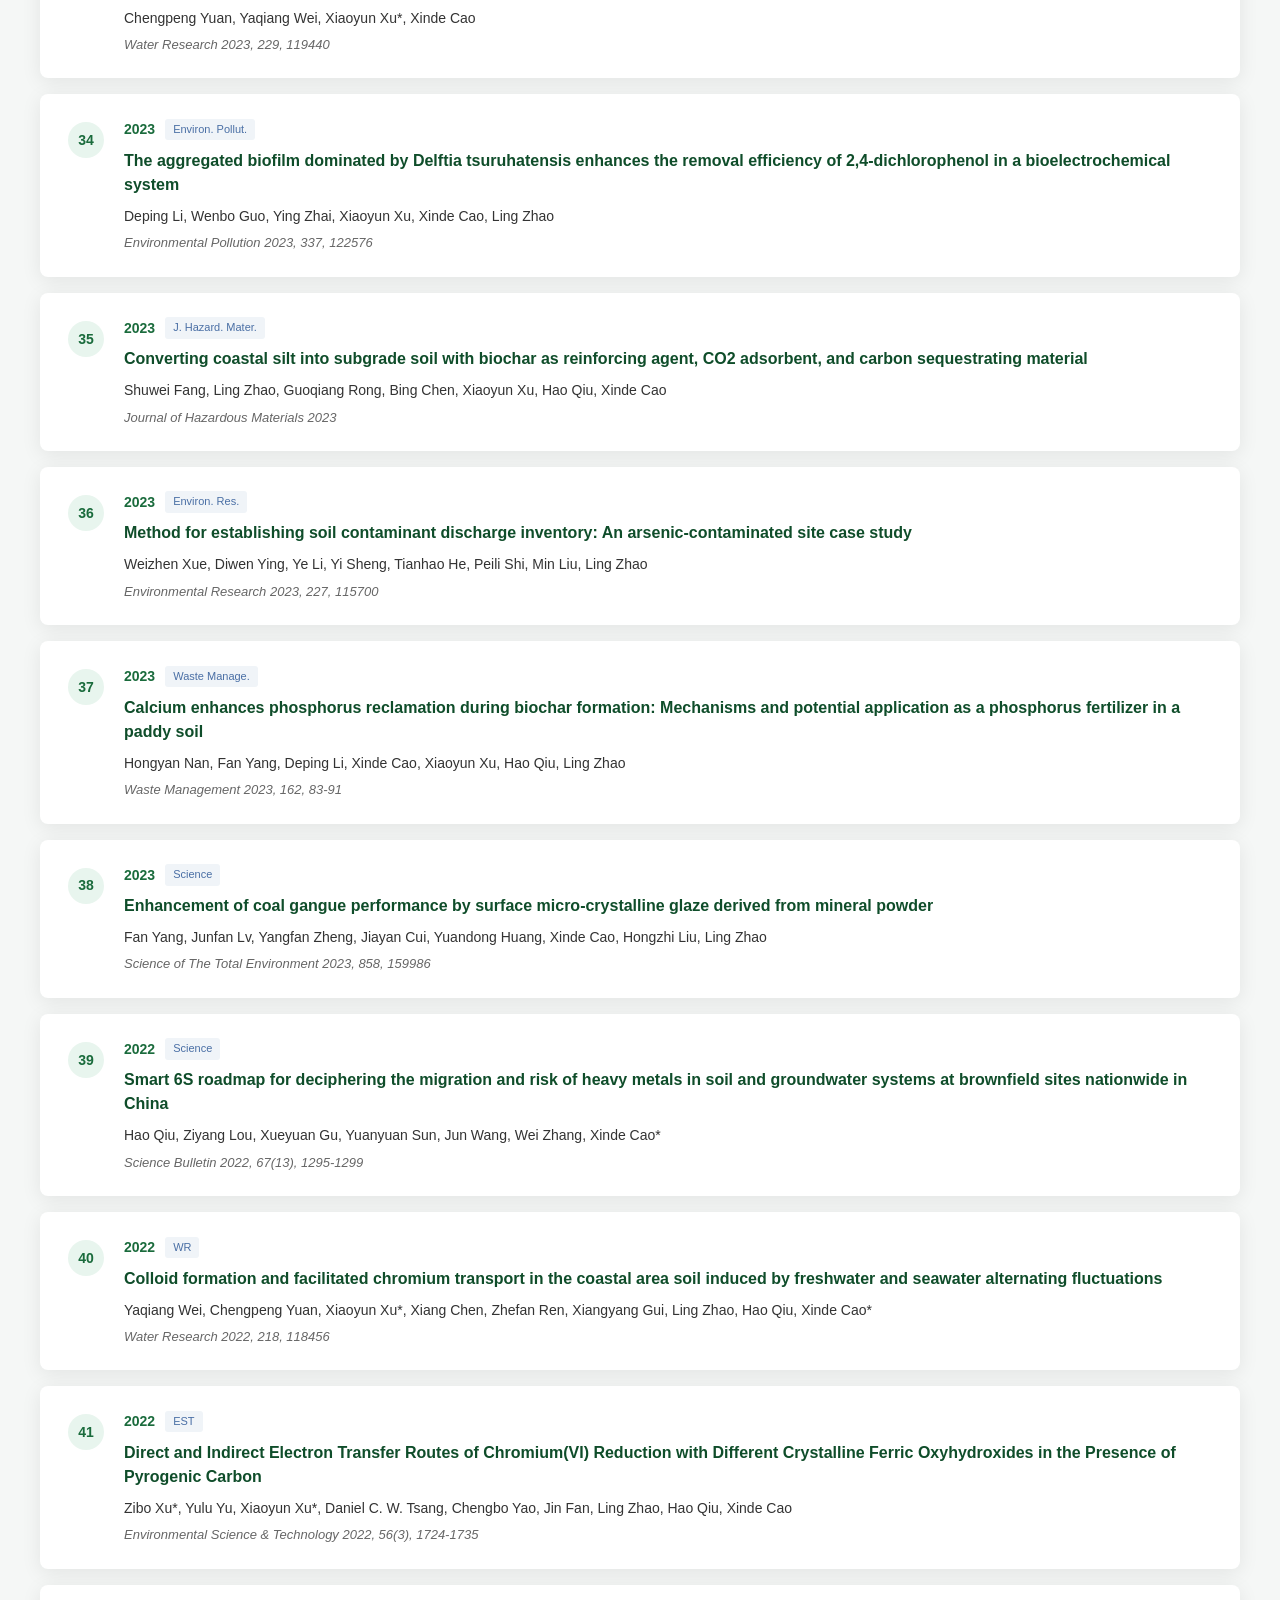
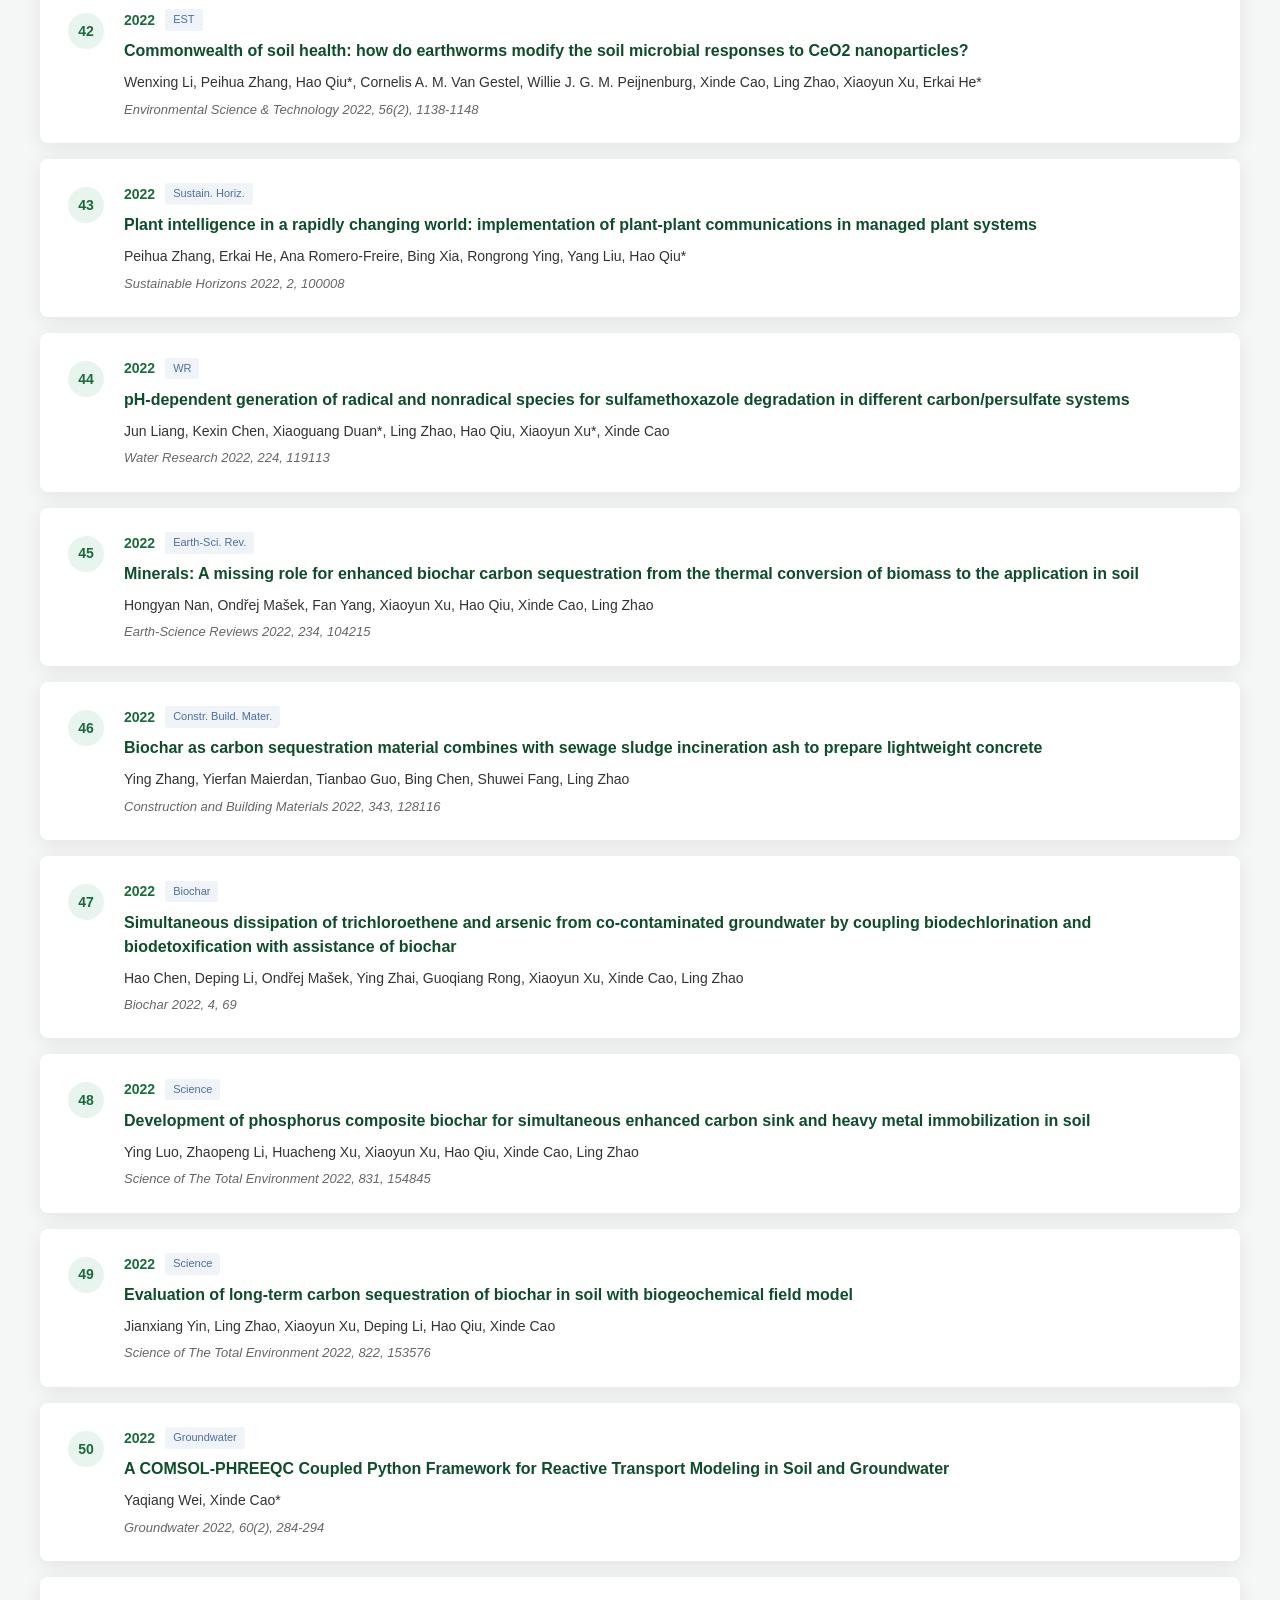
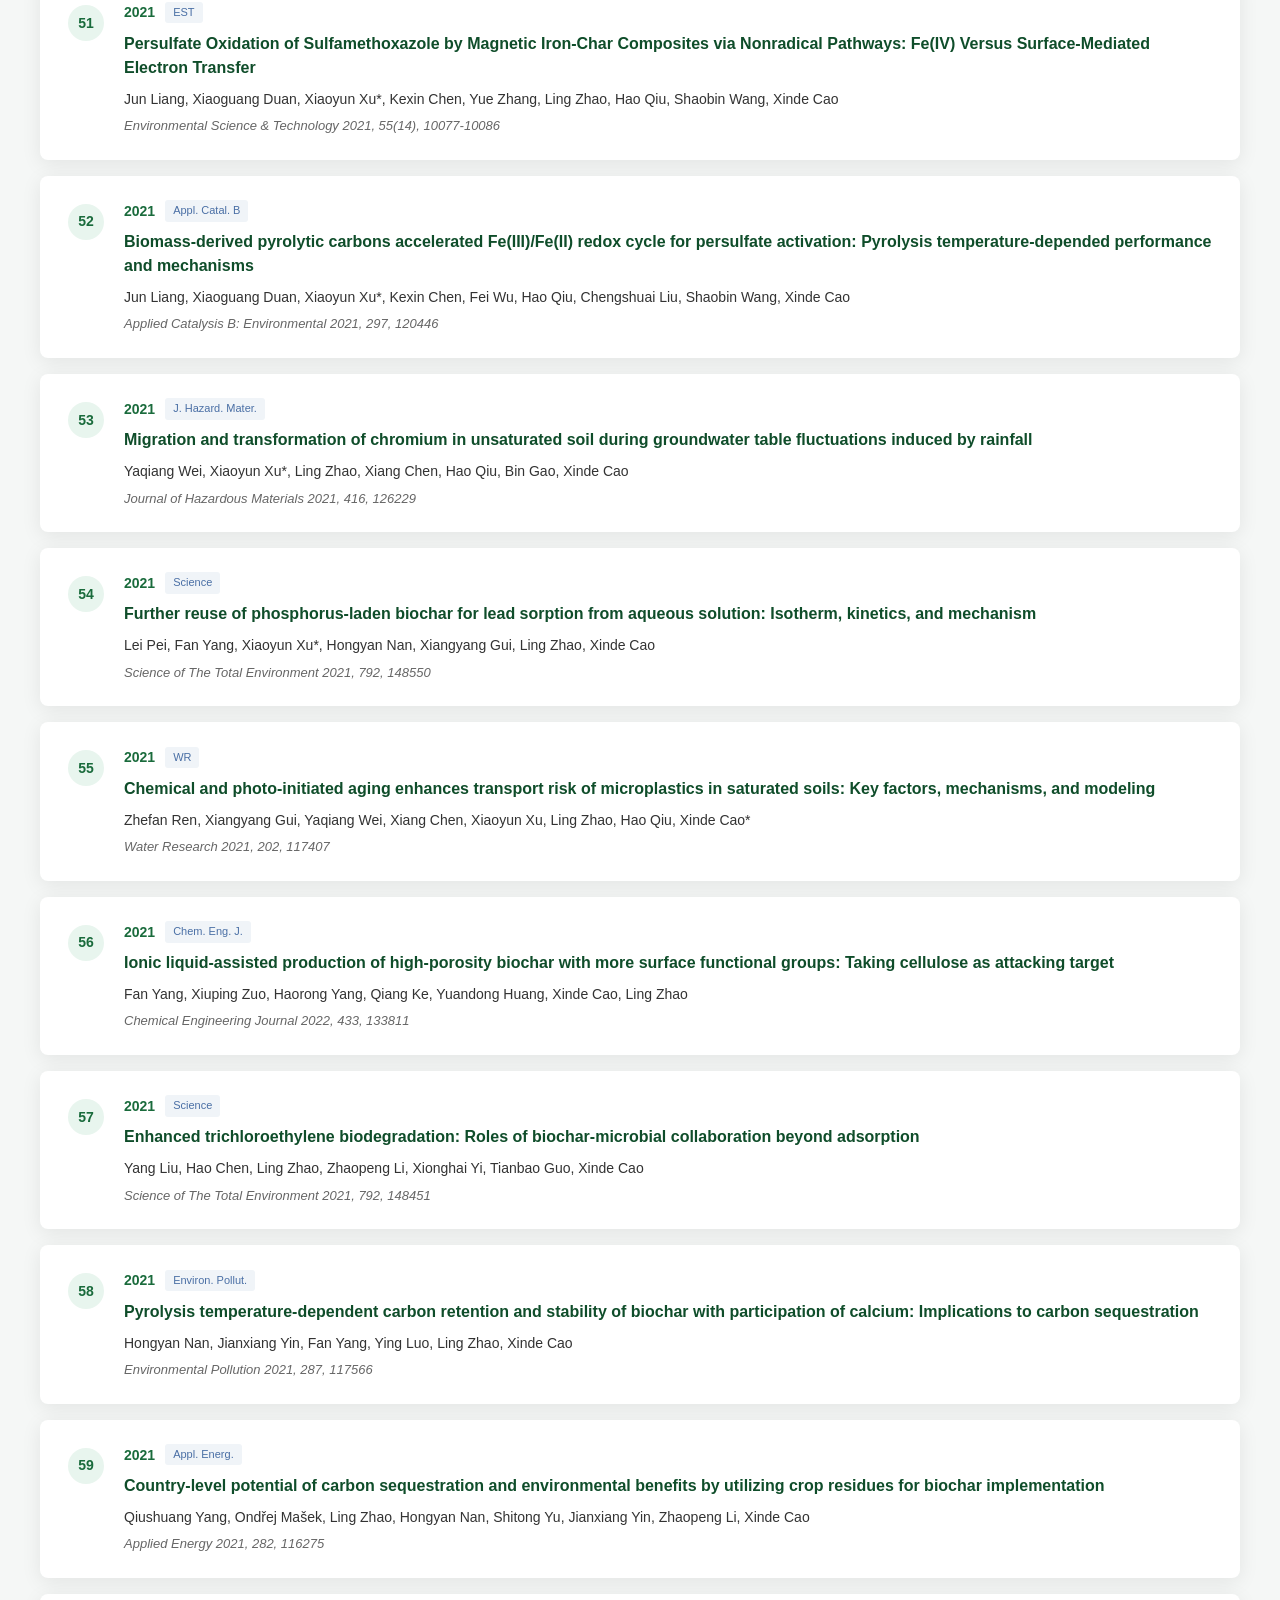
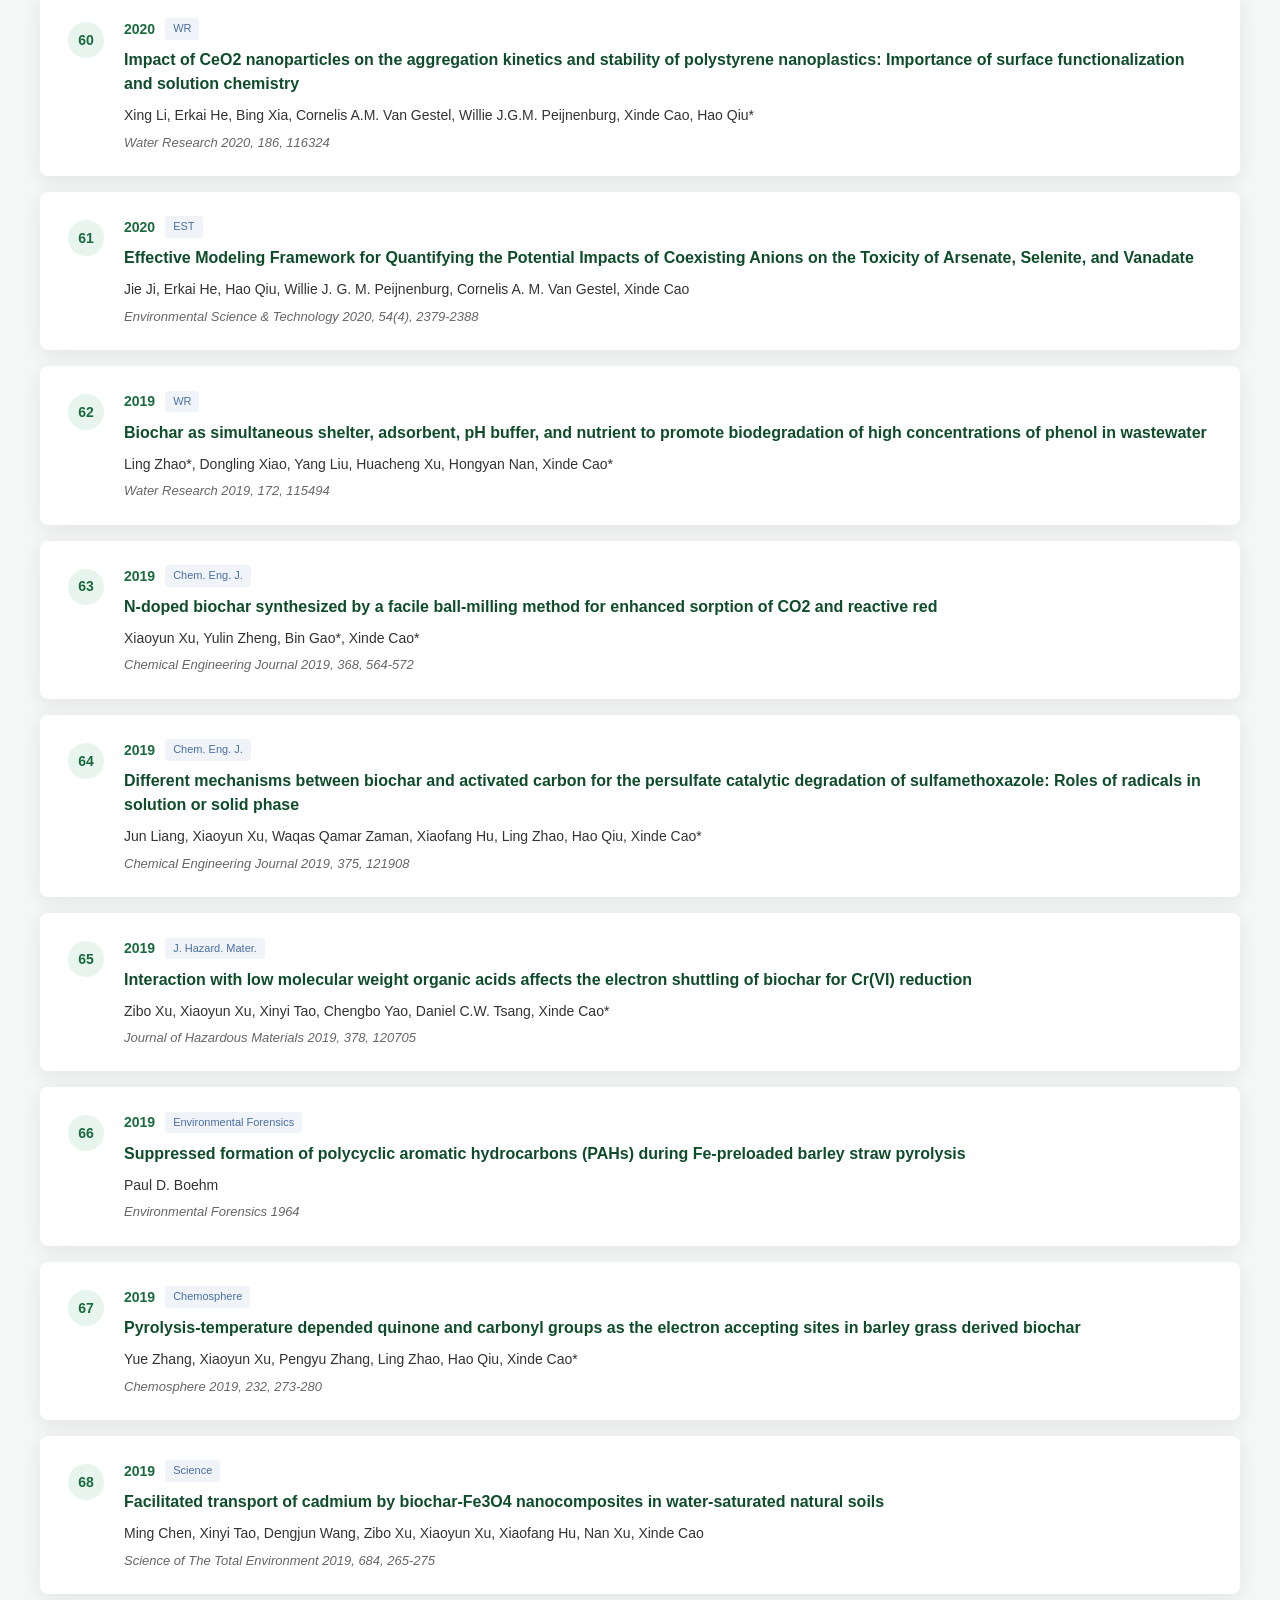
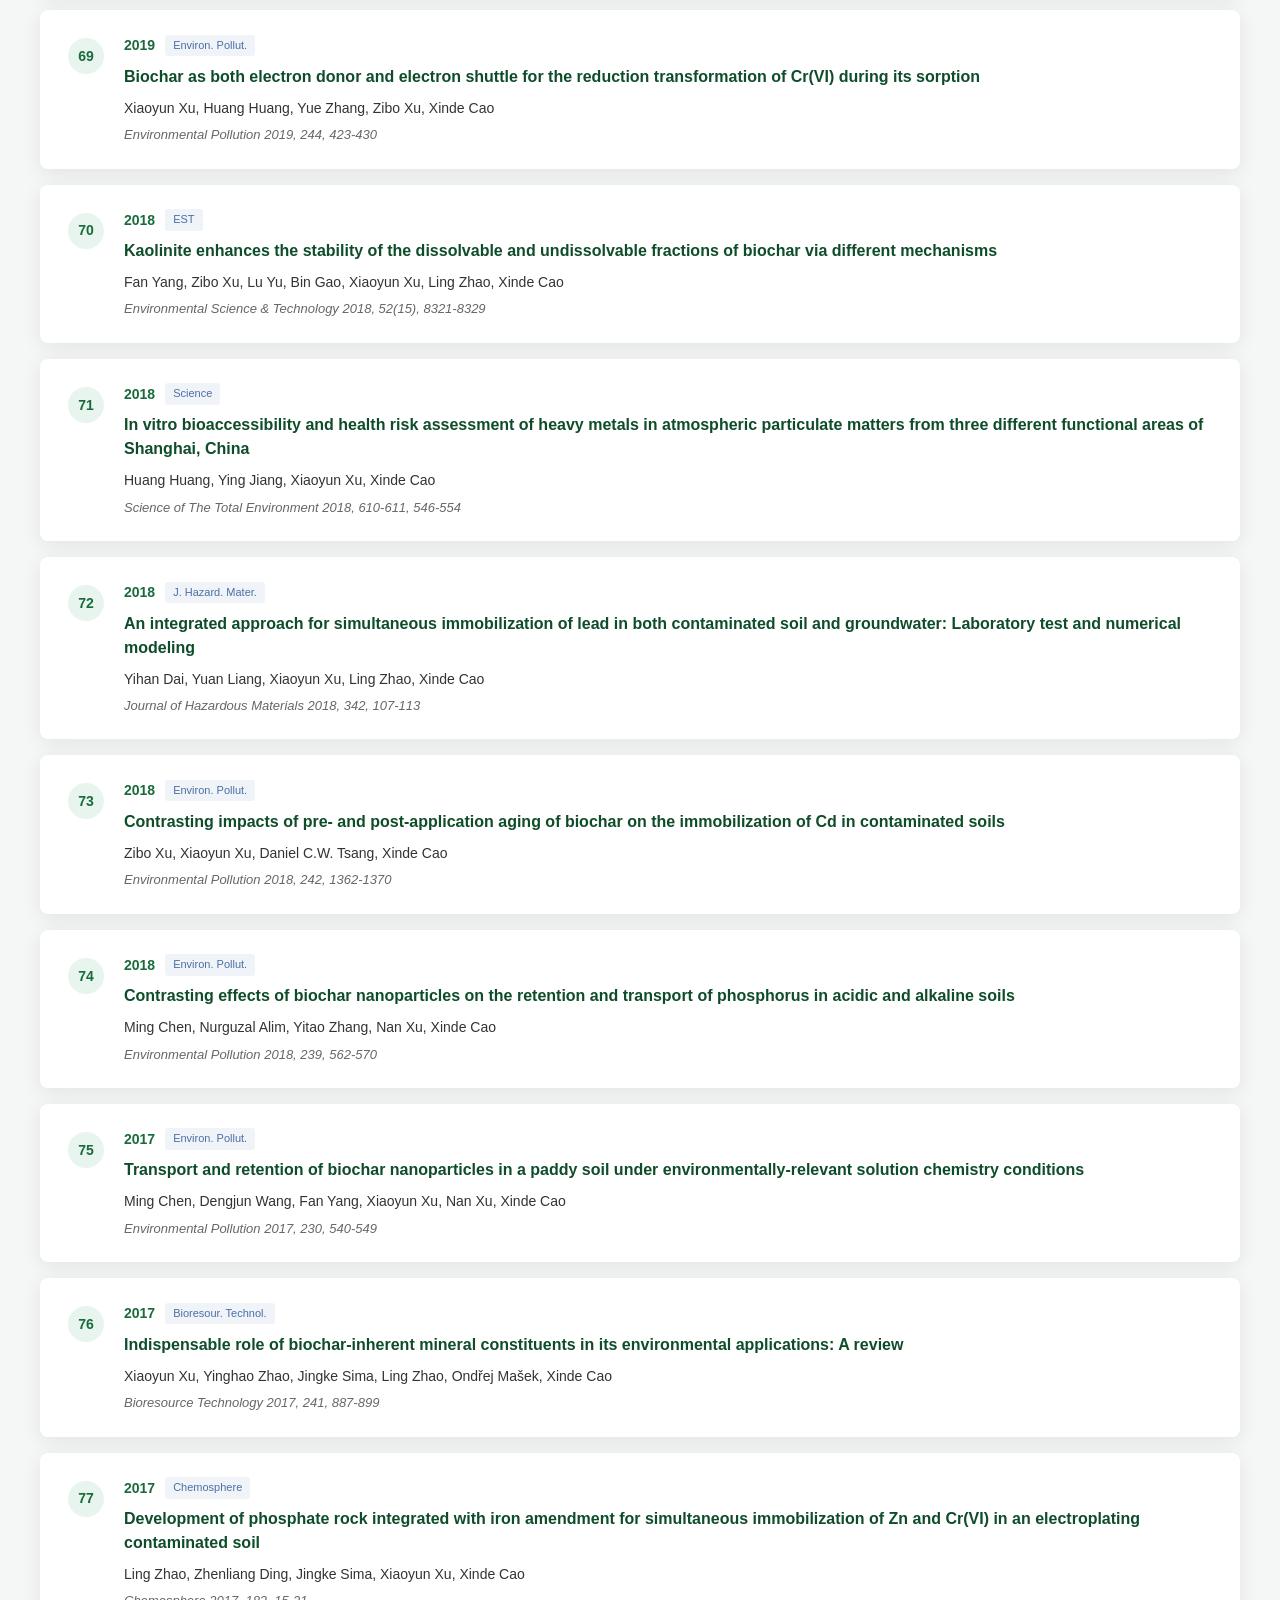
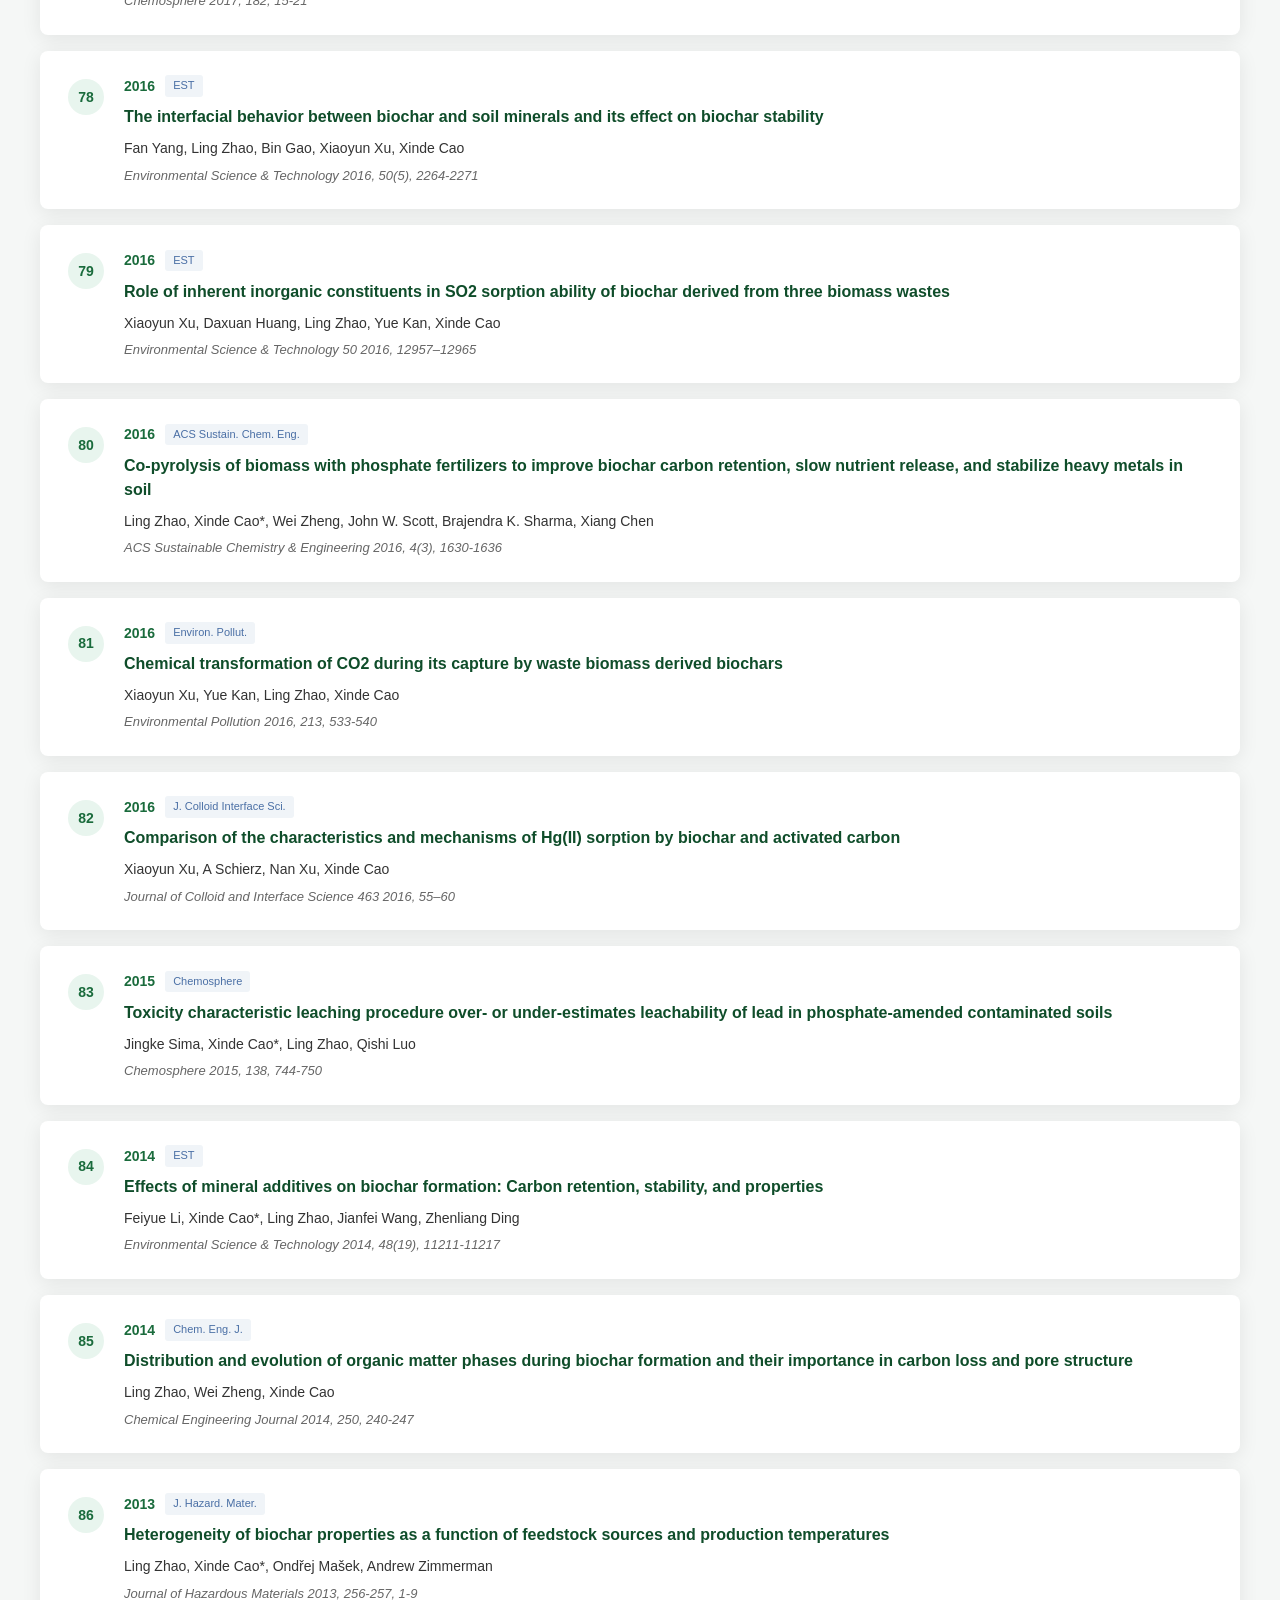
<file: publications.html>
<!DOCTYPE html>
<html lang="zh-CN">
<head>
  <meta charset="UTF-8">
  <meta name="viewport" content="width=device-width, initial-scale=1.0">
  <title>研究成果 - 土壤与地下水修复技术研究所</title>
  <link rel="stylesheet" href="css/style.css">
</head>
<body>

  <header class="header">
    <div class="header-inner">
      <div class="header-top">
        <a href="index.html" class="logo">
          <div class="logo-sese">
            <img src="images/logos/sese-logo-green.png" alt="上海交通大学 环境科学与工程学院">
          </div>
          <div class="logo-institute">
            <img src="images/logos/institute-logo.png" alt="">
          </div>
          <div class="logo-text">
            <h1>土壤与地下水修复技术研究所</h1>
          </div>
        </a>
        <button class="nav-toggle" type="button" aria-label="打开菜单" aria-expanded="false">
          <span></span><span></span><span></span>
        </button>
      </div>
      <nav class="nav-menu">
        <a href="index.html">首页</a>
        <a href="news.html">新闻动态</a>
        <a href="team.html">科研团队</a>
        <a href="directions.html">研究方向</a>
        <a href="publications.html" class="active">研究成果</a>
        <a href="teaching.html">人才培养</a>
        <a href="index.html#about">关于我们</a>
        <a href="index.html#contact">联系我们</a>
      </nav>
    </div>
  </header>

  <div class="page-banner">
    <h1>研究成果</h1>
    <p>Publications · 研究所发表论文与学术成果</p>
  </div>

  <section class="section publications-section">
    <div class="section-inner">
      <div class="year-tabs-wrap">
        <div class="year-tabs" id="yearTabs"></div>
      </div>

      <div class="pub-list" id="pubList"></div>
    </div>
  </section>

  <footer class="footer" id="contact">
    <div class="footer-inner">
      <div class="footer-grid">
        <div>
          <h4>联系我们</h4>
          <p>通讯地址：上海市闵行区东川路800号 绿色环境楼6楼</p>
          <p>邮政编码：200240</p>
          <p>所属单位：上海交通大学 环境科学与工程学院</p>
        </div>
        <div class="footer-links">
          <h4>友情链接</h4>
          <ul>
            <li><a href="https://www.sjtu.edu.cn" target="_blank" rel="noopener">上海交通大学</a></li>
            <li><a href="https://sese.sjtu.edu.cn" target="_blank" rel="noopener">上海交通大学环境科学与工程学院</a></li>
          </ul>
        </div>
        <div class="footer-links">
          <h4>常用链接</h4>
          <ul>
            <li><a href="https://www.nature.com" target="_blank" rel="noopener">Nature</a></li>
            <li><a href="https://pubs.acs.org" target="_blank" rel="noopener">ACS Publications</a></li>
            <li><a href="https://onlinelibrary.wiley.com" target="_blank" rel="noopener">Wiley Online Library</a></li>
          </ul>
        </div>
      </div>
      <div class="footer-bottom">
        <p>当前版权所有 土壤与地下水修复技术研究所· 上海交通大学环境科学与工程学院</p>
      </div>
    </div>
  </footer>

  <script src="js/mobile-nav.js"></script>
  <script src="js/publications-data.js"></script>
  <script>
    function renderPubItem(pub, index) {
      const journalShort = getJournalShort(pub.journal);
      return `
        <div class="pub-item">
          <div class="pub-index">${index}</div>
          <div class="pub-body">
            <div class="pub-meta">
              <span class="pub-year">${pub.year}</span>
              <span class="pub-journal-badge">${journalShort}</span>
            </div>
            <h3 class="pub-title">${pub.title}</h3>
            <p class="pub-authors">${pub.authors}</p>
            <p class="pub-journal-full"><em>${pub.journal}</em></p>
          </div>
        </div>`;
    }

    function renderList(year) {
      const pubs = getPublicationsByYear(year);
      const list = document.getElementById('pubList');
      if (pubs.length === 0) {
        list.innerHTML = '<p class="pub-empty">该年份暂无论文记录。</p>';
        return;
      }
      list.innerHTML = pubs.map((p, i) => renderPubItem(p, i + 1)).join('');
    }

    function initYearTabs() {
      const years = getPublicationYears();
      const tabs = document.getElementById('yearTabs');
      const allTab = `<button class="year-tab active" data-year="all">全部<span class="count">(${PUBLICATIONS_DATA.length})</span></button>`;
      const yearTabs = years.map(y => {
        const count = PUBLICATIONS_DATA.filter(p => p.year === y).length;
        return `<button class="year-tab" data-year="${y}">${y}<span class="count">(${count})</span></button>`;
      }).join('');
      const beforeTab = `<button class="year-tab" data-year="before2016">≤ 2016<span class="count">(${PUBLICATIONS_DATA.filter(p => p.year <= 2016).length})</span></button>`;
      tabs.innerHTML = allTab + yearTabs + beforeTab;

      tabs.querySelectorAll('.year-tab').forEach(tab => {
        tab.addEventListener('click', () => {
          tabs.querySelectorAll('.year-tab').forEach(t => t.classList.remove('active'));
          tab.classList.add('active');
          renderList(tab.dataset.year);
        });
      });
    }

    initYearTabs();
    renderList('all');

    const params = new URLSearchParams(location.search);
    const year = params.get('year');
    if (year) {
      const tab = document.querySelector(`.year-tab[data-year="${year}"]`);
      if (tab) tab.click();
    }
  </script>
</body>
</html>
</file>
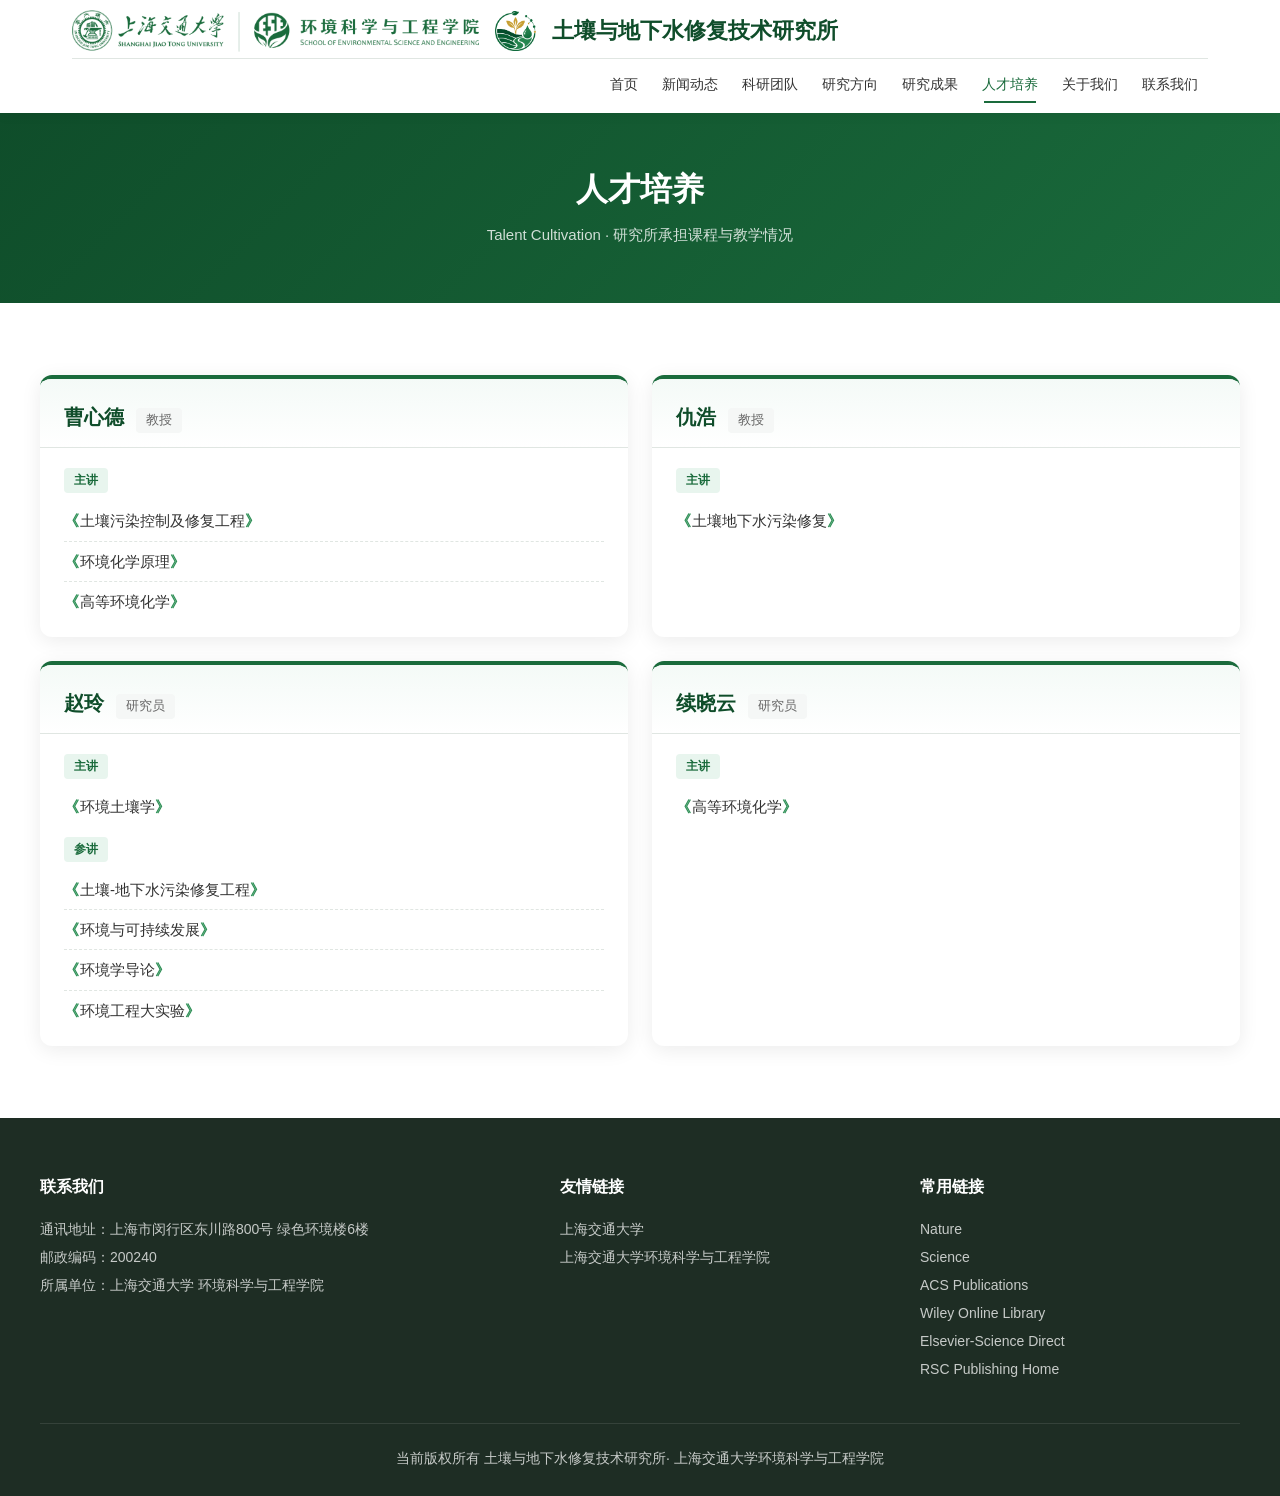
<file: teaching.html>
<!DOCTYPE html>
<html lang="zh-CN">
<head>
  <meta charset="UTF-8">
  <meta name="viewport" content="width=device-width, initial-scale=1.0">
  <title>人才培养 - 土壤与地下水修复技术研究所</title>
  <link rel="stylesheet" href="css/style.css">
</head>
<body>

  <header class="header">
    <div class="header-inner">
      <div class="header-top">
        <a href="index.html" class="logo">
          <div class="logo-sese">
            <img src="images/logos/sese-logo-green.png" alt="上海交通大学 环境科学与工程学院">
          </div>
          <div class="logo-institute">
            <img src="images/logos/institute-logo.png" alt="">
          </div>
          <div class="logo-text">
            <h1>土壤与地下水修复技术研究所</h1>
          </div>
        </a>
        <button class="nav-toggle" type="button" aria-label="打开菜单" aria-expanded="false">
          <span></span><span></span><span></span>
        </button>
      </div>
      <nav class="nav-menu">
        <a href="index.html">首页</a>
        <a href="news.html">新闻动态</a>
        <a href="team.html">科研团队</a>
        <a href="directions.html">研究方向</a>
        <a href="publications.html">研究成果</a>
        <a href="teaching.html" class="active">人才培养</a>
        <a href="index.html#about">关于我们</a>
        <a href="index.html#contact">联系我们</a>
      </nav>
    </div>
  </header>

  <div class="page-banner">
    <h1>人才培养</h1>
    <p>Talent Cultivation · 研究所承担课程与教学情况</p>
  </div>

  <section class="section">
    <div class="section-inner">
      <div class="teaching-grid" id="teachingGrid"></div>
    </div>
  </section>

  <footer class="footer" id="contact">
    <div class="footer-inner">
      <div class="footer-grid">
        <div>
          <h4>联系我们</h4>
          <p>通讯地址：上海市闵行区东川路800号 绿色环境楼6楼</p>
          <p>邮政编码：200240</p>
          <p>所属单位：上海交通大学 环境科学与工程学院</p>
        </div>
        <div class="footer-links">
          <h4>友情链接</h4>
          <ul>
            <li><a href="https://www.sjtu.edu.cn" target="_blank" rel="noopener">上海交通大学</a></li>
            <li><a href="https://sese.sjtu.edu.cn" target="_blank" rel="noopener">上海交通大学环境科学与工程学院</a></li>
          </ul>
        </div>
        <div class="footer-links">
          <h4>常用链接</h4>
          <ul>
            <li><a href="https://www.nature.com" target="_blank" rel="noopener">Nature</a></li>
            <li><a href="https://www.science.org" target="_blank" rel="noopener">Science</a></li>
            <li><a href="https://pubs.acs.org" target="_blank" rel="noopener">ACS Publications</a></li>
            <li><a href="https://onlinelibrary.wiley.com" target="_blank" rel="noopener">Wiley Online Library</a></li>
            <li><a href="https://www.sciencedirect.com" target="_blank" rel="noopener">Elsevier-Science Direct</a></li>
            <li><a href="https://pubs.rsc.org" target="_blank" rel="noopener">RSC Publishing Home</a></li>
          </ul>
        </div>
      </div>
      <div class="footer-bottom">
        <p>当前版权所有 土壤与地下水修复技术研究所· 上海交通大学环境科学与工程学院</p>
      </div>
    </div>
  </footer>

  <script src="js/mobile-nav.js"></script>
  <script src="js/teaching-data.js"></script>
  <script>
    renderTeachingList(document.getElementById('teachingGrid'));
  </script>
</body>
</html>
</file>
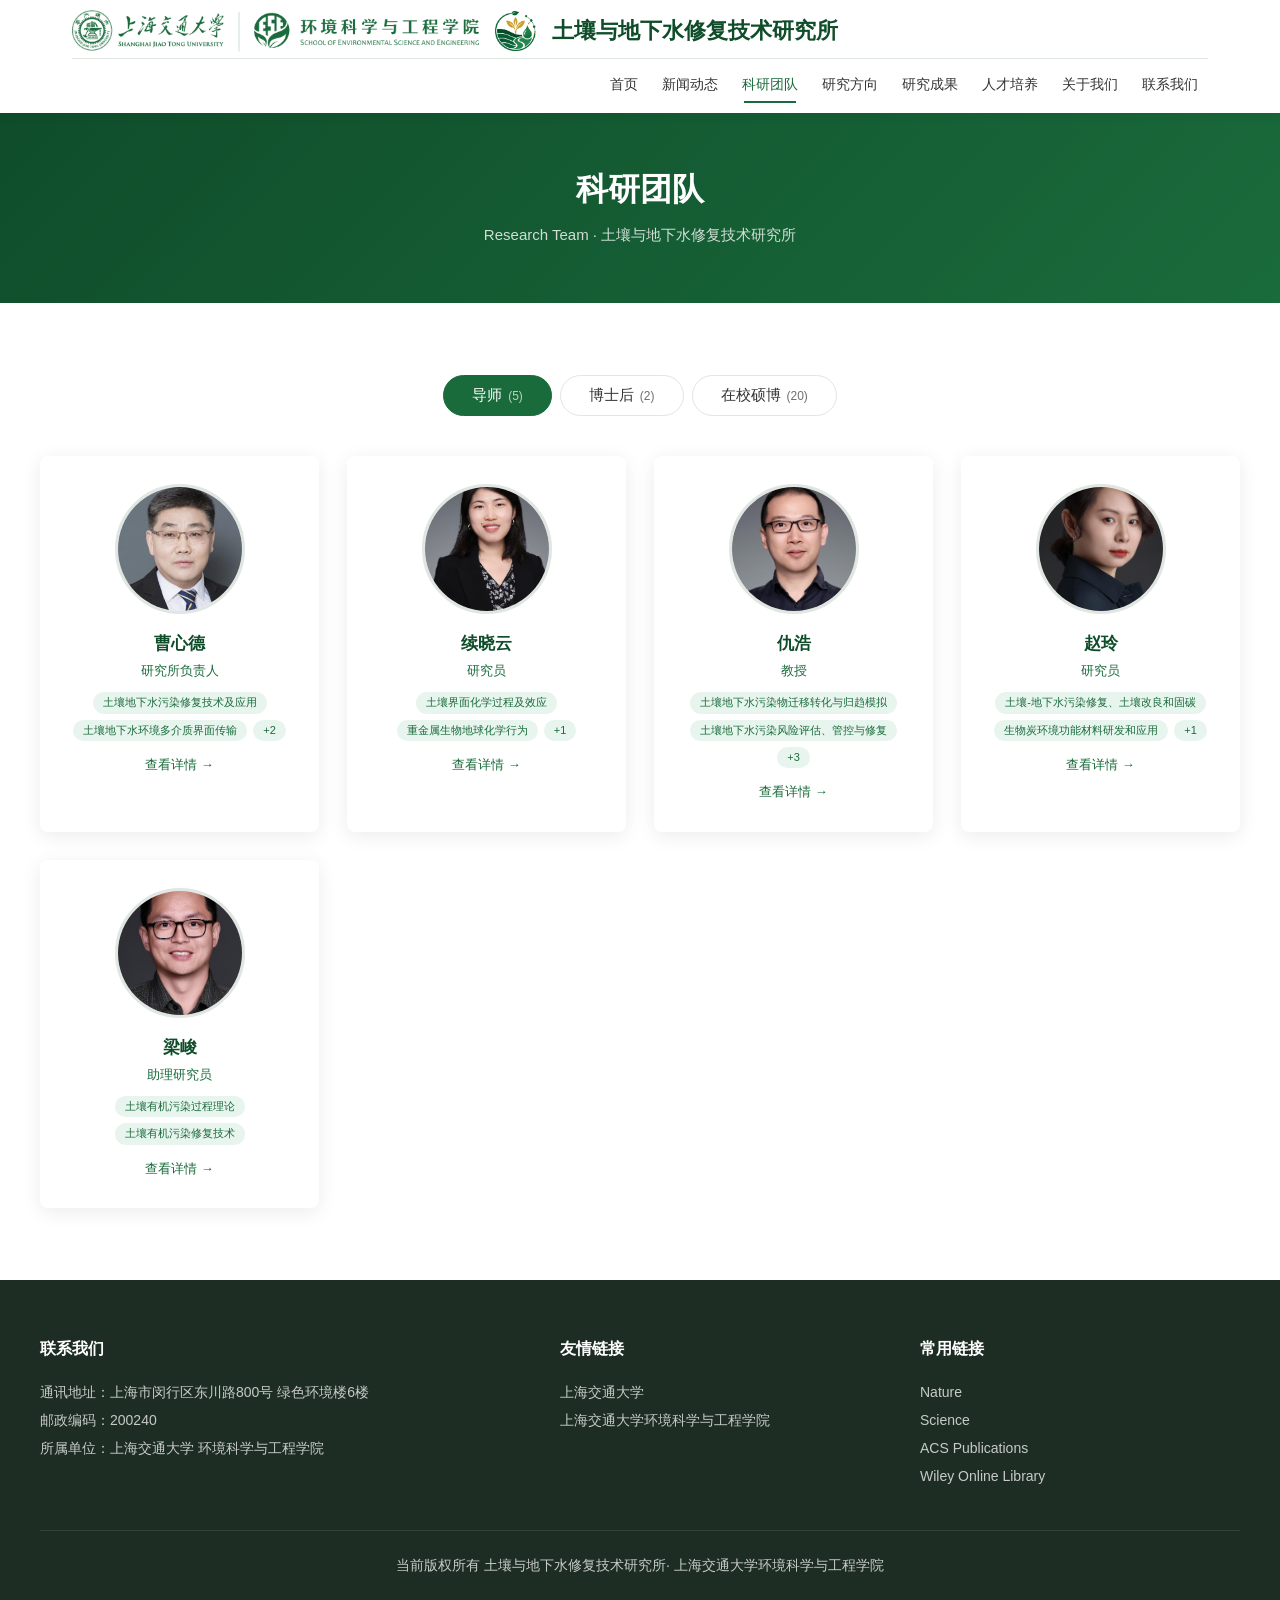
<file: team.html>
<!DOCTYPE html>
<html lang="zh-CN">
<head>
  <meta charset="UTF-8">
  <meta name="viewport" content="width=device-width, initial-scale=1.0">
  <title>科研团队 - 土壤与地下水修复技术研究所</title>
  <link rel="stylesheet" href="css/style.css">
</head>
<body>

  <header class="header">
    <div class="header-inner">
      <div class="header-top">
        <a href="index.html" class="logo">
          <div class="logo-sese">
            <img src="images/logos/sese-logo-green.png" alt="上海交通大学 环境科学与工程学院">
          </div>
          <div class="logo-institute">
            <img src="images/logos/institute-logo.png" alt="">
          </div>
          <div class="logo-text">
            <h1>土壤与地下水修复技术研究所</h1>
          </div>
        </a>
        <button class="nav-toggle" type="button" aria-label="打开菜单" aria-expanded="false">
          <span></span><span></span><span></span>
        </button>
      </div>
      <nav class="nav-menu">
        <a href="index.html">首页</a>
        <a href="news.html">新闻动态</a>
        <a href="team.html" class="active">科研团队</a>
        <a href="directions.html">研究方向</a>
        <a href="publications.html">研究成果</a>
        <a href="teaching.html">人才培养</a>
        <a href="index.html#about">关于我们</a>
        <a href="index.html#contact">联系我们</a>
      </nav>
    </div>
  </header>

  <div class="page-banner">
    <h1>科研团队</h1>
    <p>Research Team · 土壤与地下水修复技术研究所</p>
  </div>

  <section class="section">
    <div class="section-inner">
      <div class="team-tabs" id="teamTabs">
        <button class="team-tab active" data-tab="faculty">导师<span class="count" id="count-faculty"></span></button>
        <button class="team-tab" data-tab="postdoc">博士后<span class="count" id="count-postdoc"></span></button>
        <button class="team-tab" data-tab="student">在校硕博<span class="count" id="count-student"></span></button>
      </div>

      <div class="tab-panel active" id="panel-faculty">
        <div class="team-grid" id="grid-faculty"></div>
      </div>
      <div class="tab-panel" id="panel-postdoc">
        <div class="team-grid" id="grid-postdoc"></div>
      </div>
      <div class="tab-panel" id="panel-student">
        <div class="team-grid" id="grid-student"></div>
      </div>
    </div>
  </section>

  <footer class="footer" id="contact">
    <div class="footer-inner">
      <div class="footer-grid">
        <div>
          <h4>联系我们</h4>
          <p>通讯地址：上海市闵行区东川路800号 绿色环境楼6楼</p>
          <p>邮政编码：200240</p>
          <p>所属单位：上海交通大学 环境科学与工程学院</p>
        </div>
        <div class="footer-links">
          <h4>友情链接</h4>
          <ul>
            <li><a href="https://www.sjtu.edu.cn" target="_blank" rel="noopener">上海交通大学</a></li>
            <li><a href="https://sese.sjtu.edu.cn" target="_blank" rel="noopener">上海交通大学环境科学与工程学院</a></li>
          </ul>
        </div>
        <div class="footer-links">
          <h4>常用链接</h4>
          <ul>
            <li><a href="https://www.nature.com" target="_blank" rel="noopener">Nature</a></li>
            <li><a href="https://www.science.org" target="_blank" rel="noopener">Science</a></li>
            <li><a href="https://pubs.acs.org" target="_blank" rel="noopener">ACS Publications</a></li>
            <li><a href="https://onlinelibrary.wiley.com" target="_blank" rel="noopener">Wiley Online Library</a></li>
          </ul>
        </div>
      </div>
      <div class="footer-bottom">
        <p>当前版权所有 土壤与地下水修复技术研究所· 上海交通大学环境科学与工程学院</p>
      </div>
    </div>
  </footer>

  <script src="js/mobile-nav.js"></script>
  <script src="js/team-data.js"></script>
  <script>
    function renderAvatar(member) {
      const url = getAvatarUrl(member);
      if (url) {
        return `<img src="${url}" alt="${member.name}">`;
      }
      return `<span class="avatar-placeholder">${member.name.charAt(0)}</span>`;
    }

    function renderCard(member) {
      const tags = member.research.slice(0, 2).map(r =>
        `<span class="research-tag">${r}</span>`
      ).join('');
      const moreTag = member.research.length > 2
        ? `<span class="research-tag">+${member.research.length - 2}</span>` : '';

      return `
        <a href="person.html?id=${member.id}" class="team-member-card">
          <div class="avatar-wrap">${renderAvatar(member)}</div>
          <h3>${member.name}</h3>
          <p class="role">${member.role}</p>
          <div class="research-tags">${tags}${moreTag}</div>
          <span class="detail-link">查看详情 →</span>
        </a>`;
    }

    function renderGrid(category, containerId) {
      const members = getMembersByCategory(category);
      document.getElementById(containerId).innerHTML = members.map(renderCard).join('');
      document.getElementById('count-' + category).textContent = `(${members.length})`;
    }

    renderGrid('faculty', 'grid-faculty');
    renderGrid('postdoc', 'grid-postdoc');
    renderGrid('student', 'grid-student');

    document.querySelectorAll('.team-tab').forEach(tab => {
      tab.addEventListener('click', () => {
        document.querySelectorAll('.team-tab').forEach(t => t.classList.remove('active'));
        document.querySelectorAll('.tab-panel').forEach(p => p.classList.remove('active'));
        tab.classList.add('active');
        document.getElementById('panel-' + tab.dataset.tab).classList.add('active');
      });
    });

    const params = new URLSearchParams(location.search);
    const tab = params.get('tab');
    if (tab && ['faculty', 'postdoc', 'student'].includes(tab)) {
      document.querySelector(`.team-tab[data-tab="${tab}"]`).click();
    }
  </script>
</body>
</html>
</file>
<file: css/style.css>
/* 土壤与地下水修复技术研究所 */
:root {
  --primary: #1a6b3c;
  --primary-dark: #0f4d2a;
  --primary-light: #2d8f55;
  --accent: #c8a84b;
  --text: #333;
  --text-light: #666;
  --bg: #f5f7f6;
  --white: #fff;
  --border: #e0e6e2;
  --shadow: 0 4px 20px rgba(0,0,0,0.08);
  --header-height: 108px;
}

* { margin: 0; padding: 0; box-sizing: border-box; }

body {
  font-family: "PingFang SC", "Microsoft YaHei", "Helvetica Neue", Arial, sans-serif;
  color: var(--text);
  background: var(--white);
  line-height: 1.6;
}

a { text-decoration: none; color: inherit; transition: color 0.3s; }
a:hover { color: var(--primary); }
img { max-width: 100%; display: block; }
ul { list-style: none; }

/* Header */
.header {
  position: fixed;
  top: 0; left: 0; right: 0;
  z-index: 1000;
  background: var(--white);
  box-shadow: 0 2px 12px rgba(0,0,0,0.06);
}

.header-inner {
  max-width: 1200px;
  margin: 0 auto;
  padding: 10px 32px 0;
  display: flex;
  flex-direction: column;
  gap: 6px;
}

.header-top {
  display: flex;
  align-items: center;
  gap: 16px;
}

.logo {
  display: flex;
  align-items: center;
  gap: 16px;
  flex-shrink: 0;
  min-width: 0;
}

.logo-sese {
  display: flex;
  align-items: center;
  flex-shrink: 0;
}

.logo-sese img {
  height: 42px;
  width: auto;
}

.logo-institute {
  display: flex;
  align-items: center;
  flex-shrink: 0;
}

.logo-institute img {
  height: 40px;
  width: auto;
}

.logo-text {
  min-width: 0;
}

.logo-text h1 {
  font-size: 22px;
  font-weight: 700;
  color: var(--primary-dark);
  line-height: 1.3;
  white-space: nowrap;
}

.nav-menu {
  display: flex;
  align-items: center;
  justify-content: flex-end;
  flex-wrap: wrap;
  gap: 4px;
  padding: 6px 0 10px;
  border-top: 1px solid var(--border);
  width: 100%;
}

.nav-menu a {
  padding: 8px 10px;
  font-size: 14px;
  color: var(--text);
  border-radius: 4px;
  position: relative;
  white-space: nowrap;
}

.nav-menu a:last-child {
  padding-right: 10px;
}

.nav-menu a:hover,
.nav-menu a.active {
  color: var(--primary);
}

.nav-menu a.active::after {
  content: '';
  position: absolute;
  bottom: 0;
  left: 12px; right: 12px;
  height: 2px;
  background: var(--primary);
}

/* Mobile nav toggle */
.nav-toggle {
  display: none;
  flex-direction: column;
  justify-content: center;
  gap: 5px;
  width: 40px;
  height: 40px;
  padding: 8px;
  border: none;
  background: transparent;
  cursor: pointer;
  flex-shrink: 0;
  margin-left: auto;
}

.nav-toggle span {
  display: block;
  width: 22px;
  height: 2px;
  background: var(--primary-dark);
  border-radius: 2px;
  transition: transform 0.3s, opacity 0.3s;
}

.nav-toggle.is-active span:nth-child(1) {
  transform: translateY(7px) rotate(45deg);
}

.nav-toggle.is-active span:nth-child(2) {
  opacity: 0;
}

.nav-toggle.is-active span:nth-child(3) {
  transform: translateY(-7px) rotate(-45deg);
}

body.nav-open {
  overflow: hidden;
}

@media (max-width: 1200px) {
  .header-inner {
    padding: 8px 24px 0;
  }
  .nav-menu { gap: 2px; }
  .nav-menu a { padding: 8px 8px; font-size: 13px; }
  .logo-text h1 { font-size: 18px; }
  .logo-sese img { height: 36px; }
  .logo-institute img { height: 34px; }
}

/* Hero Banner */
.hero {
  margin-top: var(--header-height);
  position: relative;
  height: 480px;
  overflow: hidden;
  background: linear-gradient(135deg, var(--primary-dark) 0%, var(--primary) 50%, var(--primary-light) 100%);
}

.hero-slide {
  position: absolute;
  inset: 0;
  opacity: 0;
  transition: opacity 1s ease;
  display: flex;
  align-items: center;
}

.hero-slide.active { opacity: 1; }

.hero-bg {
  position: absolute;
  inset: 0;
  background-size: cover;
  background-position: center;
  opacity: 0.25;
}

.hero-link {
  position: relative;
  z-index: 2;
  display: flex;
  align-items: center;
  width: 100%;
  height: 100%;
  text-decoration: none;
  color: inherit;
  cursor: pointer;
}

.hero-content {
  max-width: 1200px;
  margin: 0 auto;
  padding: 0 48px;
  color: var(--white);
}

.hero-content .tag {
  display: inline-block;
  background: rgba(255,255,255,0.2);
  padding: 4px 14px;
  border-radius: 20px;
  font-size: 13px;
  margin-bottom: 16px;
  backdrop-filter: blur(4px);
}

.hero-content h2 {
  font-size: 28px;
  font-weight: 700;
  line-height: 1.5;
  max-width: 800px;
  margin-bottom: 12px;
}

.hero-content p {
  font-size: 15px;
  opacity: 0.85;
  max-width: 700px;
}

.hero-dots {
  position: absolute;
  bottom: 24px;
  left: 50%;
  transform: translateX(-50%);
  display: flex;
  gap: 8px;
  z-index: 3;
}

.hero-dots span {
  width: 10px;
  height: 10px;
  border-radius: 50%;
  background: rgba(255,255,255,0.4);
  cursor: pointer;
  transition: background 0.3s;
}

.hero-dots span.active { background: var(--white); }

.hero-arrows {
  position: absolute;
  top: 50%;
  transform: translateY(-50%);
  z-index: 3;
  width: 100%;
  display: flex;
  justify-content: space-between;
  padding: 0 16px;
  pointer-events: none;
}

.hero-arrows button {
  pointer-events: all;
  width: 44px;
  height: 44px;
  border-radius: 50%;
  border: none;
  background: rgba(255,255,255,0.2);
  color: var(--white);
  font-size: 20px;
  cursor: pointer;
  backdrop-filter: blur(4px);
  transition: background 0.3s;
}

.hero-arrows button:hover { background: rgba(255,255,255,0.4); }

/* Section Common */
.section {
  padding: 72px 24px;
}

.section-inner {
  max-width: 1200px;
  margin: 0 auto;
}

.section-header {
  display: flex;
  align-items: baseline;
  justify-content: space-between;
  margin-bottom: 40px;
}

.section-title {
  font-size: 28px;
  font-weight: 700;
  color: var(--primary-dark);
}

.section-title-en {
  font-size: 14px;
  color: var(--text-light);
  font-weight: 400;
  margin-left: 12px;
}

.section-more {
  font-size: 14px;
  color: var(--primary);
  display: flex;
  align-items: center;
  gap: 4px;
}

.section-more:hover { text-decoration: underline; }

/* News */
.news-section { background: var(--bg); }

.news-grid {
  display: grid;
  grid-template-columns: repeat(2, 1fr);
  gap: 24px;
}

.news-card {
  background: var(--white);
  border-radius: 8px;
  padding: 28px;
  box-shadow: var(--shadow);
  display: flex;
  gap: 20px;
  transition: transform 0.3s, box-shadow 0.3s;
}

.news-card:hover {
  transform: translateY(-4px);
  box-shadow: 0 8px 30px rgba(0,0,0,0.12);
}

.news-date {
  flex-shrink: 0;
  width: 64px;
  text-align: center;
}

.news-date .day {
  font-size: 32px;
  font-weight: 700;
  color: var(--primary);
  line-height: 1;
}

.news-date .month {
  font-size: 13px;
  color: var(--text-light);
}

.news-body h3 {
  font-size: 16px;
  font-weight: 600;
  margin-bottom: 8px;
  line-height: 1.5;
}

.news-body .tag {
  display: inline-block;
  font-size: 12px;
  padding: 2px 8px;
  border-radius: 3px;
  background: #e8f5ee;
  color: var(--primary);
  margin-bottom: 8px;
}

.news-body p {
  font-size: 13px;
  color: var(--text-light);
  line-height: 1.6;
}

/* News tag colors */
.news-tag, .news-body .tag {
  display: inline-block;
  font-size: 12px;
  padding: 3px 10px;
  border-radius: 3px;
  font-weight: 500;
}

.tag-paper, .news-body .tag.tag-paper { background: #e8f5ee; color: var(--primary); }
.tag-conference { background: #e8f0fa; color: #2b5ea8; }
.tag-award { background: #fdf3e0; color: #b8860b; }
.tag-notice { background: #f0e8fa; color: #6b3fa0; }
.tag-release { background: #fde8e8; color: #c0392b; }
.tag-default, .news-body .tag { background: #e8f5ee; color: var(--primary); }

/* News List Page */
.news-page-section { background: var(--bg); }

.news-filter-tabs {
  display: flex;
  justify-content: center;
  gap: 8px;
  margin-bottom: 36px;
  flex-wrap: wrap;
}

.news-filter-tab {
  padding: 10px 24px;
  border: 1px solid var(--border);
  border-radius: 24px;
  background: var(--white);
  font-size: 14px;
  color: var(--text);
  cursor: pointer;
  transition: all 0.3s;
}

.news-filter-tab:hover {
  border-color: var(--primary);
  color: var(--primary);
}

.news-filter-tab.active {
  background: var(--primary);
  border-color: var(--primary);
  color: var(--white);
}

.news-filter-tab .count {
  margin-left: 4px;
  font-size: 12px;
  opacity: 0.75;
}

.news-list {
  display: flex;
  flex-direction: column;
  gap: 16px;
}

.news-list-item {
  display: flex;
  align-items: center;
  gap: 24px;
  background: var(--white);
  border-radius: 8px;
  padding: 28px 32px;
  box-shadow: var(--shadow);
  transition: transform 0.3s, box-shadow 0.3s;
}

.news-list-item:hover {
  transform: translateX(4px);
  box-shadow: 0 8px 30px rgba(0,0,0,0.1);
}

.news-list-date {
  flex-shrink: 0;
  width: 72px;
  text-align: center;
}

.news-list-date .day {
  font-size: 36px;
  font-weight: 700;
  color: var(--primary);
  line-height: 1;
}

.news-list-date .month {
  font-size: 13px;
  color: var(--text-light);
  margin-top: 4px;
}

.news-list-body {
  flex: 1;
  min-width: 0;
}

.news-list-meta {
  display: flex;
  align-items: center;
  gap: 12px;
  margin-bottom: 8px;
}

.news-author {
  font-size: 13px;
  color: var(--text-light);
}

.news-list-body h3 {
  font-size: 17px;
  font-weight: 600;
  line-height: 1.5;
  margin-bottom: 8px;
  color: var(--primary-dark);
}

.news-summary {
  font-size: 14px;
  color: var(--text-light);
  line-height: 1.6;
}

.news-journal {
  font-size: 13px;
  color: var(--primary);
  margin-top: 6px;
}

.news-arrow {
  flex-shrink: 0;
  font-size: 20px;
  color: var(--primary);
  opacity: 0;
  transition: opacity 0.3s;
}

.news-list-item:hover .news-arrow { opacity: 1; }

/* News Detail */
.news-detail-page {
  margin-top: var(--header-height);
  padding: 48px 24px 72px;
  background: var(--bg);
  min-height: calc(100vh - 72px);
}

.news-detail-inner {
  max-width: 800px;
  margin: 0 auto;
}

.news-article {
  background: var(--white);
  border-radius: 12px;
  box-shadow: var(--shadow);
  overflow: hidden;
}

.news-article-header {
  padding: 40px 48px 32px;
  border-bottom: 1px solid var(--border);
  position: relative;
}

.news-article-header h1 {
  font-size: 26px;
  font-weight: 700;
  color: var(--primary-dark);
  line-height: 1.5;
  margin: 12px 0;
  padding-right: 80px;
}

.news-title-en {
  font-size: 15px;
  color: var(--text-light);
  line-height: 1.6;
  font-style: italic;
}

.news-article-meta {
  display: flex;
  flex-wrap: wrap;
  gap: 16px;
  font-size: 14px;
  color: var(--text-light);
  margin-top: 16px;
}

.news-article-date {
  position: absolute;
  top: 40px;
  right: 48px;
  text-align: center;
}

.news-article-date .day {
  display: block;
  font-size: 40px;
  font-weight: 700;
  color: var(--primary);
  line-height: 1;
}

.news-article-date .month {
  font-size: 13px;
  color: var(--text-light);
}

.news-article-body {
  padding: 32px 48px 40px;
}

.news-lead {
  font-size: 16px;
  font-weight: 500;
  color: var(--text);
  line-height: 1.8;
  margin-bottom: 24px;
  padding-bottom: 24px;
  border-bottom: 1px dashed var(--border);
}

.news-content p {
  font-size: 15px;
  line-height: 1.9;
  color: var(--text);
  margin-bottom: 16px;
  text-indent: 2em;
}

.news-nav-links {
  margin-top: 28px;
}

.back-link {
  font-size: 14px;
  color: var(--primary);
}

.back-link:hover { text-decoration: underline; }

.news-not-found {
  text-align: center;
  padding: 80px 24px;
}

.news-not-found h2 {
  font-size: 24px;
  margin-bottom: 12px;
}

/* Publications Page */
.publications-section { background: var(--bg); }

.year-tabs-wrap {
  margin-bottom: 32px;
  overflow-x: auto;
  -webkit-overflow-scrolling: touch;
  padding-bottom: 4px;
}

.year-tabs {
  display: flex;
  gap: 8px;
  min-width: max-content;
  padding: 4px 0;
}

.year-tab {
  flex-shrink: 0;
  padding: 8px 18px;
  border: 1px solid var(--border);
  border-radius: 20px;
  background: var(--white);
  font-size: 14px;
  color: var(--text);
  cursor: pointer;
  transition: all 0.3s;
  white-space: nowrap;
}

.year-tab:hover {
  border-color: var(--primary);
  color: var(--primary);
}

.year-tab.active {
  background: var(--primary);
  border-color: var(--primary);
  color: var(--white);
}

.year-tab .count {
  margin-left: 4px;
  font-size: 12px;
  opacity: 0.75;
}

.pub-list {
  display: flex;
  flex-direction: column;
  gap: 16px;
}

.pub-item {
  display: flex;
  gap: 20px;
  background: var(--white);
  border-radius: 8px;
  padding: 24px 28px;
  box-shadow: var(--shadow);
  transition: transform 0.3s, box-shadow 0.3s;
}

.pub-item:hover {
  transform: translateX(4px);
  box-shadow: 0 8px 30px rgba(0,0,0,0.1);
}

.pub-index {
  flex-shrink: 0;
  width: 36px;
  height: 36px;
  border-radius: 50%;
  background: #e8f5ee;
  color: var(--primary);
  font-size: 14px;
  font-weight: 700;
  display: flex;
  align-items: center;
  justify-content: center;
  margin-top: 4px;
}

.pub-body { flex: 1; min-width: 0; }

.pub-meta {
  display: flex;
  align-items: center;
  gap: 10px;
  margin-bottom: 8px;
}

.pub-year {
  font-size: 14px;
  font-weight: 700;
  color: var(--primary);
}

.pub-journal-badge {
  font-size: 11px;
  padding: 2px 8px;
  border-radius: 3px;
  background: #f0f4f8;
  color: #4a6fa5;
  font-weight: 500;
}

.pub-title {
  font-size: 16px;
  font-weight: 600;
  line-height: 1.5;
  color: var(--primary-dark);
  margin-bottom: 8px;
}

.pub-authors {
  font-size: 14px;
  color: var(--text);
  line-height: 1.6;
  margin-bottom: 6px;
}

.pub-journal-full {
  font-size: 13px;
  color: var(--text-light);
  line-height: 1.5;
}

.pub-empty {
  text-align: center;
  padding: 48px;
  color: var(--text-light);
  font-size: 15px;
}

/* Research Directions */
.directions-grid {
  display: grid;
  grid-template-columns: repeat(2, 1fr);
  gap: 14px;
  max-width: 1200px;
  margin: 0 auto;
}

.direction-card {
  display: flex;
  align-items: center;
  background: var(--white);
  border-radius: 8px;
  overflow: hidden;
  box-shadow: var(--shadow);
  transition: transform 0.3s;
  min-height: 56px;
}

.direction-card:hover { transform: translateY(-3px); }

.direction-icon {
  flex-shrink: 0;
  width: 56px;
  height: 56px;
  display: flex;
  align-items: center;
  justify-content: center;
  font-size: 26px;
  background: linear-gradient(90deg, #e8f5ee 0%, #f4faf7 100%);
}

.direction-card h3 {
  flex: 1;
  min-width: 0;
  padding: 12px 18px 12px 14px;
  font-size: 16px;
  font-weight: 600;
  color: var(--primary-dark);
  line-height: 1.45;
}

.direction-card--static {
  cursor: default;
  pointer-events: none;
}

.direction-card--static:hover {
  transform: none;
}

.direction-card--static .direction-icon {
  font-size: 15px;
  font-weight: 700;
  color: var(--primary);
  letter-spacing: -0.5px;
}

.directions-groups {
  display: grid;
  grid-template-columns: repeat(2, 1fr);
  gap: 24px;
  max-width: 1200px;
  margin: 0 auto;
}

.direction-group {
  background: var(--white);
  border-radius: 12px;
  box-shadow: var(--shadow);
  overflow: hidden;
  border-top: 4px solid var(--primary);
}

.direction-group-header {
  padding: 24px 24px 16px;
  background: linear-gradient(180deg, #f4faf7 0%, var(--white) 100%);
}

.direction-label {
  display: inline-block;
  font-size: 13px;
  font-weight: 600;
  color: var(--primary);
  background: #e8f5ee;
  padding: 4px 10px;
  border-radius: 4px;
  margin-bottom: 10px;
}

.direction-group-header h3 {
  font-size: 18px;
  font-weight: 700;
  color: var(--primary-dark);
  line-height: 1.45;
}

.direction-sub-list {
  list-style: none;
  padding: 8px 24px 24px;
}

.direction-sub-list li {
  position: relative;
  padding: 10px 0 10px 18px;
  font-size: 15px;
  color: var(--text);
  line-height: 1.6;
  border-bottom: 1px dashed var(--border);
}

.direction-sub-list li:last-child {
  border-bottom: none;
  padding-bottom: 0;
}

.direction-sub-list li::before {
  content: '';
  position: absolute;
  left: 0;
  top: 18px;
  width: 6px;
  height: 6px;
  border-radius: 50%;
  background: var(--primary-light);
}

/* Teaching / Talent Cultivation */
.teaching-grid {
  display: grid;
  grid-template-columns: repeat(2, 1fr);
  gap: 24px;
  max-width: 1200px;
  margin: 0 auto;
}

.teaching-card {
  background: var(--white);
  border-radius: 12px;
  box-shadow: var(--shadow);
  overflow: hidden;
  border-top: 4px solid var(--primary);
}

.teaching-card-header {
  display: flex;
  align-items: baseline;
  gap: 12px;
  padding: 22px 24px 14px;
  background: linear-gradient(180deg, #f4faf7 0%, var(--white) 100%);
  border-bottom: 1px solid var(--border);
}

.teaching-name {
  font-size: 20px;
  font-weight: 700;
  color: var(--primary-dark);
}

.teaching-name:hover {
  color: var(--primary);
}

.teaching-role {
  font-size: 13px;
  color: var(--text-light);
  background: var(--bg);
  padding: 2px 10px;
  border-radius: 4px;
}

.teaching-card-body {
  padding: 18px 24px 24px;
}

.teaching-course-group + .teaching-course-group {
  margin-top: 16px;
}

.teaching-type {
  display: inline-block;
  font-size: 12px;
  font-weight: 600;
  color: var(--primary);
  background: #e8f5ee;
  padding: 3px 10px;
  border-radius: 4px;
  margin-bottom: 8px;
}

.teaching-course-list {
  list-style: none;
}

.teaching-course-list li {
  position: relative;
  padding: 8px 0 8px 16px;
  font-size: 15px;
  color: var(--text);
  line-height: 1.55;
  border-bottom: 1px dashed var(--border);
}

.teaching-course-list li:last-child {
  border-bottom: none;
  padding-bottom: 0;
}

.teaching-course-list li::before {
  content: '《';
  position: absolute;
  left: 0;
  color: var(--primary-light);
  font-weight: 600;
}

.teaching-course-list li::after {
  content: '》';
  color: var(--primary-light);
  font-weight: 600;
}

/* About */
.about-section {
  background: linear-gradient(135deg, var(--primary-dark), var(--primary));
  color: var(--white);
}

.about-section .section-title { color: var(--white); }
.about-section .section-title-en { color: rgba(255,255,255,0.6); }

.about-content {
  display: grid;
  grid-template-columns: 1fr 1fr;
  gap: 48px;
  align-items: center;
}

.about-text p {
  font-size: 15px;
  line-height: 1.8;
  opacity: 0.9;
  margin-bottom: 16px;
}

.about-stats {
  display: grid;
  grid-template-columns: repeat(2, 1fr);
  gap: 24px;
}

.stat-item {
  text-align: center;
  padding: 28px 16px;
  background: rgba(255,255,255,0.1);
  border-radius: 8px;
  backdrop-filter: blur(4px);
}

.stat-item .number {
  font-size: 42px;
  font-weight: 700;
  line-height: 1;
  margin-bottom: 8px;
}

.stat-item .number span { font-size: 24px; }

.stat-item .label {
  font-size: 14px;
  opacity: 0.8;
}

/* Team Preview */
.team-preview {
  display: grid;
  grid-template-columns: repeat(5, 1fr);
  gap: 20px;
}

.team-card {
  text-align: center;
  transition: transform 0.3s;
}

.team-card:hover { transform: translateY(-4px); }

.team-avatar {
  width: 120px;
  height: 120px;
  border-radius: 50%;
  object-fit: cover;
  margin: 0 auto 12px;
  border: 3px solid var(--border);
  transition: border-color 0.3s;
}

.team-card:hover .team-avatar { border-color: var(--primary); }

.team-card h4 {
  font-size: 15px;
  font-weight: 600;
  margin-bottom: 4px;
}

.team-card p {
  font-size: 12px;
  color: var(--text-light);
}

/* Footer */
.footer {
  background: #1e2d24;
  color: rgba(255,255,255,0.75);
  padding: 56px 24px 24px;
}

.footer-inner {
  max-width: 1200px;
  margin: 0 auto;
}

.footer-grid {
  display: grid;
  grid-template-columns: 1.5fr 1fr 1fr;
  gap: 40px;
  margin-bottom: 40px;
}

.footer h4 {
  color: var(--white);
  font-size: 16px;
  margin-bottom: 16px;
}

.footer p, .footer li {
  font-size: 14px;
  line-height: 2;
}

.footer-links li a:hover { color: var(--white); }

.footer-bottom {
  border-top: 1px solid rgba(255,255,255,0.1);
  padding-top: 20px;
  text-align: center;
  font-size: 13px;
}

/* Page Banner */
.page-banner {
  margin-top: var(--header-height);
  background: linear-gradient(135deg, var(--primary-dark), var(--primary));
  color: var(--white);
  padding: 56px 24px;
  text-align: center;
}

.page-banner h1 {
  font-size: 32px;
  font-weight: 700;
  margin-bottom: 8px;
}

.page-banner p {
  font-size: 15px;
  opacity: 0.8;
}

/* Team Tabs */
.team-tabs {
  display: flex;
  justify-content: center;
  gap: 8px;
  margin-bottom: 40px;
  flex-wrap: wrap;
}

.team-tab {
  padding: 10px 28px;
  border: 1px solid var(--border);
  border-radius: 24px;
  background: var(--white);
  font-size: 15px;
  color: var(--text);
  cursor: pointer;
  transition: all 0.3s;
}

.team-tab:hover {
  border-color: var(--primary);
  color: var(--primary);
}

.team-tab.active {
  background: var(--primary);
  border-color: var(--primary);
  color: var(--white);
}

.team-tab .count {
  display: inline-block;
  margin-left: 6px;
  font-size: 12px;
  opacity: 0.7;
}

/* Team Grid */
.team-grid {
  display: grid;
  grid-template-columns: repeat(4, 1fr);
  gap: 28px;
}

.team-member-card {
  background: var(--white);
  border-radius: 8px;
  padding: 28px 20px;
  text-align: center;
  box-shadow: var(--shadow);
  transition: transform 0.3s, box-shadow 0.3s;
  display: block;
}

.team-member-card:hover {
  transform: translateY(-6px);
  box-shadow: 0 8px 30px rgba(0,0,0,0.12);
}

.team-member-card .avatar-wrap {
  width: 130px;
  height: 130px;
  margin: 0 auto 16px;
  border-radius: 50%;
  overflow: hidden;
  border: 3px solid var(--border);
  transition: border-color 0.3s;
  background: var(--bg);
  display: flex;
  align-items: center;
  justify-content: center;
}

.team-member-card:hover .avatar-wrap {
  border-color: var(--primary);
}

.team-member-card .avatar-wrap img {
  width: 100%;
  height: 100%;
  object-fit: cover;
}

.team-member-card .avatar-placeholder {
  font-size: 40px;
  color: var(--primary-light);
  font-weight: 700;
}

.team-member-card h3 {
  font-size: 17px;
  font-weight: 600;
  margin-bottom: 4px;
  color: var(--primary-dark);
}

.team-member-card .role {
  font-size: 13px;
  color: var(--primary);
  margin-bottom: 10px;
}

.team-member-card .research-tags {
  display: flex;
  flex-wrap: wrap;
  gap: 6px;
  justify-content: center;
}

.team-member-card .research-tag {
  font-size: 11px;
  padding: 3px 10px;
  background: #e8f5ee;
  color: var(--primary);
  border-radius: 12px;
  line-height: 1.4;
}

.team-member-card .detail-link {
  display: inline-block;
  margin-top: 14px;
  font-size: 13px;
  color: var(--primary);
}

.team-member-card .detail-link:hover {
  text-decoration: underline;
}

.tab-panel { display: none; }
.tab-panel.active { display: block; }

/* Person Detail */
.person-page {
  margin-top: var(--header-height);
  padding: 48px 24px 72px;
  background: var(--bg);
  min-height: calc(100vh - 72px);
}

.person-inner {
  max-width: 900px;
  margin: 0 auto;
}

.breadcrumb {
  font-size: 14px;
  color: var(--text-light);
  margin-bottom: 32px;
}

.breadcrumb a { color: var(--primary); }
.breadcrumb a:hover { text-decoration: underline; }

.person-header {
  background: var(--white);
  border-radius: 12px;
  padding: 40px;
  box-shadow: var(--shadow);
  display: flex;
  gap: 36px;
  margin-bottom: 28px;
}

.person-avatar {
  flex-shrink: 0;
  width: 180px;
  height: 180px;
  border-radius: 50%;
  object-fit: cover;
  border: 4px solid var(--border);
}

.person-avatar-placeholder {
  flex-shrink: 0;
  width: 180px;
  height: 180px;
  border-radius: 50%;
  background: var(--bg);
  border: 4px solid var(--border);
  display: flex;
  align-items: center;
  justify-content: center;
  font-size: 56px;
  color: var(--primary-light);
  font-weight: 700;
}

.person-info h1 {
  font-size: 28px;
  font-weight: 700;
  color: var(--primary-dark);
  margin-bottom: 4px;
}

.person-info .name-en {
  font-size: 16px;
  color: var(--text-light);
  margin-bottom: 12px;
}

.person-info .title-badge {
  display: inline-block;
  padding: 4px 14px;
  background: #e8f5ee;
  color: var(--primary);
  border-radius: 4px;
  font-size: 14px;
  margin-bottom: 16px;
}

.person-info .email {
  font-size: 14px;
  color: var(--text-light);
  margin-bottom: 16px;
}

.person-info .email a { color: var(--primary); }

.person-research-list {
  display: flex;
  flex-wrap: wrap;
  gap: 8px;
}

.person-research-list span {
  font-size: 13px;
  padding: 4px 12px;
  background: var(--bg);
  border-radius: 4px;
  color: var(--text);
}

.person-section {
  background: var(--white);
  border-radius: 12px;
  padding: 32px 40px;
  box-shadow: var(--shadow);
  margin-bottom: 24px;
}

.person-section h2 {
  font-size: 20px;
  font-weight: 700;
  color: var(--primary-dark);
  margin-bottom: 16px;
  padding-bottom: 12px;
  border-bottom: 2px solid #e8f5ee;
}

.person-section p {
  font-size: 15px;
  line-height: 1.8;
  color: var(--text);
}

.person-section ul {
  list-style: none;
}

.person-section ul li {
  font-size: 15px;
  line-height: 2;
  padding-left: 16px;
  position: relative;
  color: var(--text);
}

.person-section ul li::before {
  content: '';
  position: absolute;
  left: 0;
  top: 12px;
  width: 6px;
  height: 6px;
  border-radius: 50%;
  background: var(--primary);
}

.person-not-found {
  text-align: center;
  padding: 80px 24px;
}

.person-not-found h2 {
  font-size: 24px;
  margin-bottom: 12px;
}

/* Responsive */
@media (max-width: 1024px) {
  .team-grid { grid-template-columns: repeat(3, 1fr); }
  .directions-grid { gap: 12px; }
  .team-preview { grid-template-columns: repeat(3, 1fr); }
  .about-content { grid-template-columns: 1fr; }
  .person-header { flex-direction: column; align-items: center; text-align: center; }
  .person-research-list { justify-content: center; }
}

@media (max-width: 768px) {
  :root { --header-height: 82px; }

  .header-inner {
    gap: 0;
    padding: 8px 16px 0;
  }

  .header-top {
    min-height: calc(var(--header-height) - 8px);
    align-items: flex-start;
  }

  .logo {
    display: flex;
    flex-wrap: wrap;
    align-items: center;
    flex: 1;
    min-width: 0;
    column-gap: 8px;
    row-gap: 4px;
  }

  .logo-sese {
    flex: 0 0 100%;
    width: 100%;
    max-width: 100%;
  }

  .logo-institute {
    flex-shrink: 0;
  }

  .logo-text {
    flex: 1 1 0;
    min-width: 0;
  }

  .logo-sese img {
    height: 26px;
    width: auto;
    max-width: 100%;
  }

  .logo-institute img { height: 28px; }

  .logo-text h1 {
    font-size: 14px;
    line-height: 1.35;
    white-space: normal;
  }

  .nav-toggle {
    display: flex;
    margin-left: auto;
    flex-shrink: 0;
    margin-top: 0;
  }

  .nav-menu {
    display: none;
    position: fixed;
    top: var(--header-height);
    left: 0;
    right: 0;
    bottom: 0;
    margin: 0;
    flex-direction: column;
    align-items: stretch;
    gap: 0;
    padding: 8px 0 24px;
    background: var(--white);
    box-shadow: 0 8px 24px rgba(0, 0, 0, 0.1);
    overflow-y: auto;
    z-index: 999;
  }

  .nav-menu.is-open { display: flex; }

  .nav-menu a {
    padding: 14px 24px;
    font-size: 16px;
    border-bottom: 1px solid var(--border);
    white-space: normal;
  }

  .nav-menu a:last-child { padding-right: 24px; margin-left: 0; }

  .nav-menu a.active::after { display: none; }

  .nav-menu a.active {
    background: #e8f5ee;
    font-weight: 600;
  }

  .hero, .page-banner, .person-page, .news-detail-page { margin-top: var(--header-height); }

  .section { padding: 48px 16px; }
  .section-header { flex-direction: column; align-items: flex-start; gap: 12px; margin-bottom: 28px; }
  .section-title { font-size: 24px; }

  .page-banner { padding: 40px 16px; }
  .page-banner h1 { font-size: 26px; }

  .hero { height: 320px; }
  .hero-content { padding: 0 20px; }
  .hero-content h2 { font-size: 18px; }
  .hero-content p { font-size: 13px; }
  .hero-content .tag { font-size: 11px; }
  .hero-arrows button { width: 36px; height: 36px; font-size: 18px; }

  .news-grid { grid-template-columns: 1fr; }
  .news-card { padding: 20px; }
  .news-filter-tabs, .team-tabs, .news-filter-tabs { gap: 6px; }
  .news-filter-tab, .team-tab { padding: 8px 16px; font-size: 13px; }

  .news-list-item { flex-direction: column; align-items: flex-start; padding: 20px; }
  .news-list-date { display: flex; align-items: baseline; gap: 8px; width: auto; }
  .news-list-date .day { font-size: 24px; }
  .news-arrow { display: none; }

  .news-article-header { padding: 24px 20px; }
  .news-article-header h1 { font-size: 20px; padding-right: 0; }
  .news-article-date { position: static; display: flex; align-items: baseline; gap: 8px; margin-top: 16px; }
  .news-article-date .day { font-size: 24px; display: inline; }
  .news-article-body { padding: 20px; }

  .pub-item { flex-direction: column; gap: 12px; padding: 20px; }
  .pub-index { margin-top: 0; }
  .pub-title { font-size: 15px; }
  .year-tabs { padding-bottom: 8px; }

  .directions-grid { grid-template-columns: 1fr; }
  .directions-groups { grid-template-columns: 1fr; gap: 16px; }
  .teaching-grid { grid-template-columns: 1fr; gap: 16px; }
  .teaching-card-header { padding: 18px 20px 12px; }
  .teaching-card-body { padding: 14px 20px 20px; }
  .teaching-name { font-size: 18px; }
  .direction-group-header { padding: 20px 20px 14px; }
  .direction-group-header h3 { font-size: 16px; }
  .direction-sub-list { padding: 4px 20px 20px; }
  .direction-sub-list li { font-size: 14px; }
  .direction-card h3 { font-size: 15px; }
  .team-preview { grid-template-columns: repeat(2, 1fr); gap: 16px; }
  .team-grid { grid-template-columns: repeat(2, 1fr); gap: 16px; }
  .team-member-card { padding: 20px 16px; }
  .team-avatar { width: 100px; height: 100px; }

  .about-stats { grid-template-columns: repeat(2, 1fr); gap: 12px; }
  .stat-item { padding: 20px 12px; }
  .stat-item .number { font-size: 32px; }

  .footer { padding: 40px 16px 20px; }
  .footer-grid { grid-template-columns: 1fr; gap: 28px; }

  .person-header { padding: 24px 20px; }
  .person-section { padding: 24px 20px; }
  .person-avatar, .person-avatar-placeholder { width: 140px; height: 140px; }
  .breadcrumb { font-size: 13px; margin-bottom: 20px; }
}

@media (max-width: 480px) {
  :root { --header-height: 76px; }

  .logo-sese img { height: 22px; }
  .logo-institute img { height: 24px; }
  .logo-text h1 { font-size: 12px; }
  .team-preview, .team-grid { grid-template-columns: 1fr; }
  .team-avatar { width: 90px; height: 90px; }
  .hero { height: 280px; }
  .hero-content h2 { font-size: 16px; }
  .section-title { font-size: 22px; }
  .about-stats { grid-template-columns: 1fr 1fr; }
}
</file>
